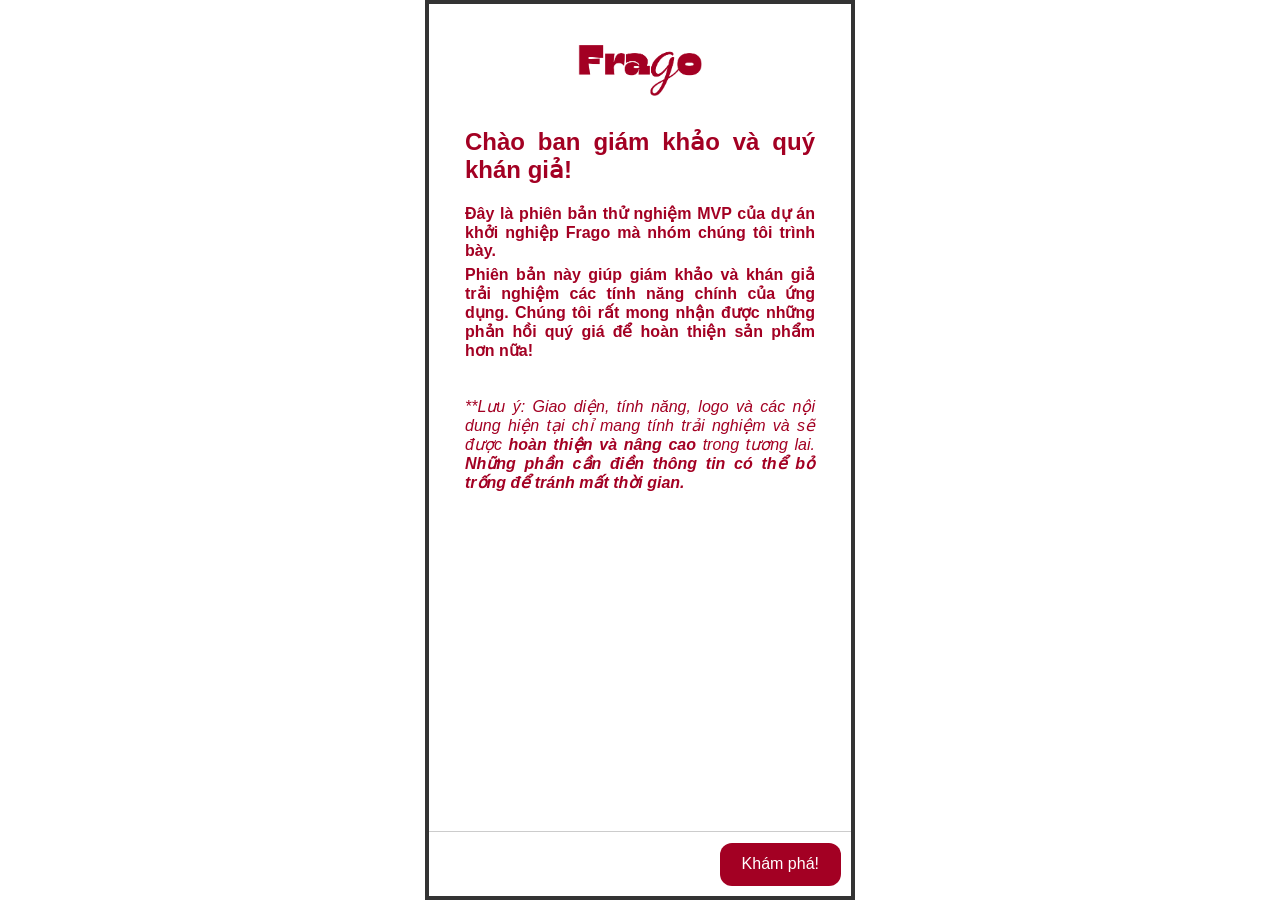
<file: index.html>
<!DOCTYPE html>
<html lang="en">
<head>
  <meta charset="UTF-8">
  <title>Frago - MVP</title>
  <meta name="viewport" content="width=device-width, initial-scale=1.0">
  <link rel="stylesheet" href="style.css">
  <link rel="stylesheet" href="Dock.css">
</head>
<body>
  <div class="content">
    <img src="assets/logo-mini.png" alt="Logo" class="logo-mini">
    <div class="container" style="text-align: justify; background-color: white; color: #A30023;">
      <h2>Chào ban giám khảo và quý khán giả!</h2>
      <h4 style="margin-bottom: 5px; margin-top: 0;">Đây là phiên bản thử nghiệm MVP của dự án khởi nghiệp <strong>Frago</strong> mà nhóm chúng tôi trình bày.</h4>
      <h4 style="margin-top: 0;">Phiên bản này giúp giám khảo và khán giả trải nghiệm các tính năng chính của ứng dụng. Chúng tôi rất mong nhận được những phản hồi quý giá để hoàn thiện sản phẩm hơn nữa!</h4>
      <p><em>**Lưu ý: Giao diện, tính năng, logo và các nội dung hiện tại chỉ mang tính trải nghiệm và sẽ được <strong>hoàn thiện và nâng cao</strong> trong tương lai. <strong>Những phần cần điền thông tin có thể bỏ trống để tránh mất thời gian.</strong></em></p>
    </div>

    <nav class="bottom-nav">
        <div class="formNavPage" style="width: 100%;">
          <button class="back-btn" id="back-btn" onclick="goToPage('back')" style="visibility: hidden">Quay lại</button>
          <button class="next-btn" id="next-btn" onclick="window.location.href = 'form.html'">Khám phá!</button>
        </div>
    </nav>
    </div>
  </div>
</div>
</body>
<script src="script.js"></script>
<script src="text-lib.js"></script>
<script src="Dock.js"></script>
</html>
</file>
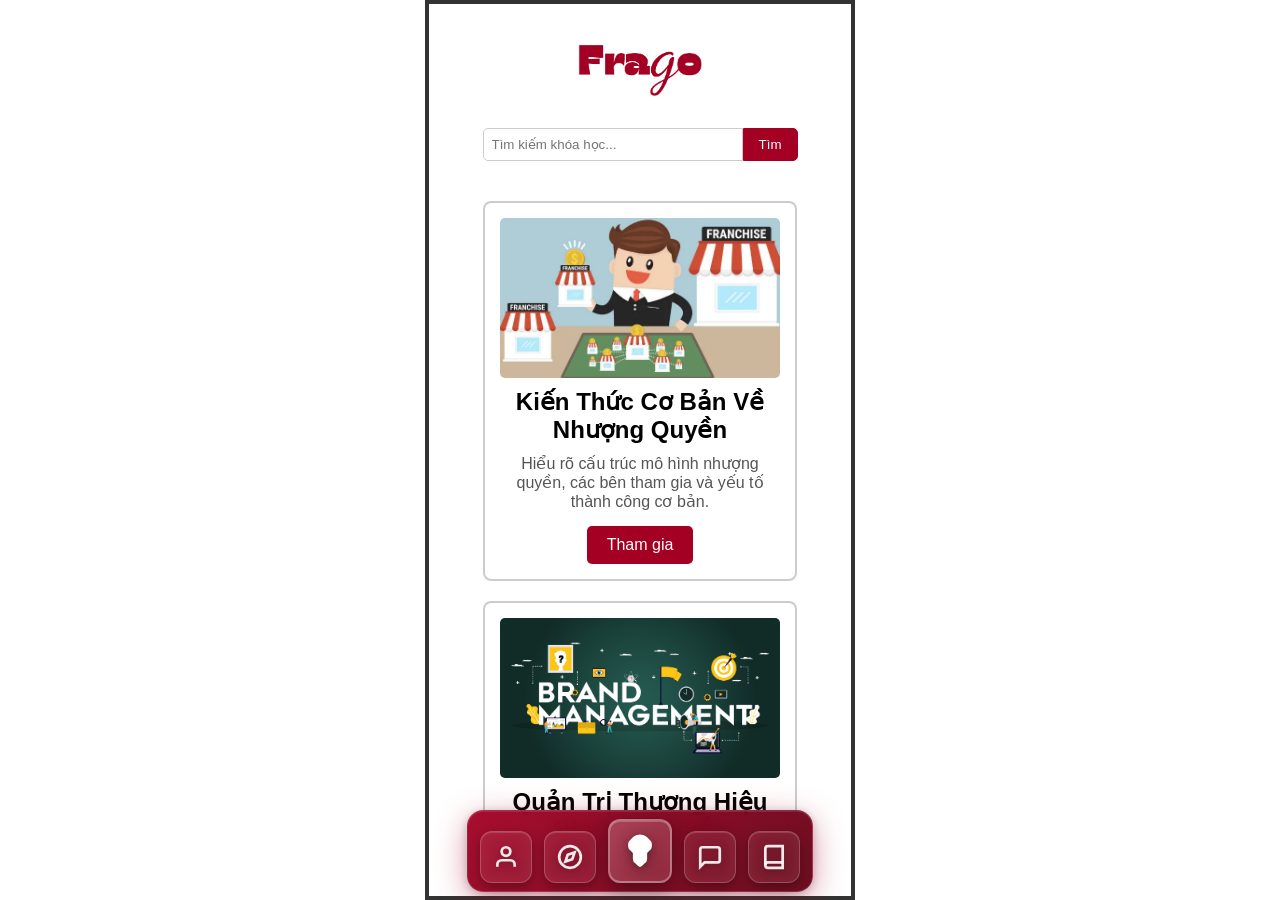
<file: academy.html>
<!DOCTYPE html>
<html lang="en">
<head>
  <meta charset="UTF-8">
  <title>Frago - MVP</title>
  <meta name="viewport" content="width=device-width, initial-scale=1.0">
  <link rel="stylesheet" href="style.css">
  <link rel="stylesheet" href="sectionstyle.css">
  <link rel="stylesheet" href="Dock.css">
</head>
<body>
  <div class="content">
    <img src="assets/logo-mini.png" alt="Logo" class="logo-mini">
    <div class="container">
      <div class="Section-Academy-Container">
        <div class="Section-Academy-List">
            <form class="Section-Academy-SearchBar">
                <input type="text" placeholder="Tìm kiếm khóa học..." class="Section-Academy-SearchInput" />
                <button type="submit" class="Section-Academy-SearchButton">Tìm</button>
            </form>

            <div class="Section-Academy-Box">
                <img src="assets/franchise-illustration.webp" alt="Franchise Fundamentals" class="Section-Academy-Image" />
                <h3>Kiến Thức Cơ Bản Về Nhượng Quyền</h3>
                <p>Hiểu rõ cấu trúc mô hình nhượng quyền, các bên tham gia và yếu tố thành công cơ bản.</p>
                <button class="Section-Academy-EnrollButton">Tham gia</button>
            </div>

            <div class="Section-Academy-Box">
                <img src="assets/Brand-Management.jpg" alt="Brand Management" class="Section-Academy-Image" />
                <h3>Quản Trị Thương Hiệu Nhượng Quyền</h3>
                <p>Xây dựng, truyền thông và duy trì sự nhất quán thương hiệu trong hệ thống nhượng quyền.</p>
                <button class="Section-Academy-EnrollButton">Tham gia</button>
            </div>

            <div class="Section-Academy-Box">
                <img src="assets/Operations.webp" alt="Operations" class="Section-Academy-Image" />
                <h3>Vận Hành Chuỗi Nhượng Quyền</h3>
                <p>Quản lý hoạt động hàng ngày của cửa hàng nhượng quyền, từ quy trình đến kiểm soát chất lượng.</p>
                <button class="Section-Academy-EnrollButton">Tham gia</button>
            </div>

            <div class="Section-Academy-Box">
                <img src="assets/LegalCompliance.png" alt="Legal and Compliance" class="Section-Academy-Image" />
                <h3>Pháp Lý & Hợp Đồng Nhượng Quyền</h3>
                <p>Tìm hiểu hợp đồng nhượng quyền, quyền và nghĩa vụ pháp lý của các bên trong hệ thống.</p>
                <button class="Section-Academy-EnrollButton">Tham gia</button>
            </div>

            <div class="Section-Academy-Box">
                <img src="assets/CommunicationTraining.jpg" alt="Communication & Training" class="Section-Academy-Image" />
                <h3>Giao Tiếp & Đào Tạo Trong Nhượng Quyền</h3>
                <p>Phát triển kỹ năng đào tạo đối tác, truyền thông nội bộ hiệu quả và xây dựng quy trình chuyển giao.</p>
                <button class="Section-Academy-EnrollButton">Tham gia</button>
            </div>
            <div style="visibility: hidden">nothing</div>
            <div style="visibility: hidden">nothing</div>
            <div style="visibility: hidden">nothing</div>
        </div>
    </div>
    </div>
  </div>
  <div class="dock-outer" id="dockOuter">
  <div class="dock-panel" id="dockPanel">
    <div class="dock-item" data-page="profile">
      <a href="profile.html" class="dock-link">
        <div class="dock-icon">
          <svg xmlns="http://www.w3.org/2000/svg" viewBox="0 0 24 24" fill="none" stroke="currentColor" stroke-width="2.5">
            <path d="M20 21v-2a4 4 0 0 0-4-4H8a4 4 0 0 0-4 4v2"></path>
            <circle cx="12" cy="7" r="4"></circle>
          </svg>
        </div>
        <div class="dock-label">Profile</div>
      </a>
    </div>

    <div class="dock-item" data-page="discover">
      <a href="discover.html" class="dock-link">
        <div class="dock-icon">
          <svg xmlns="http://www.w3.org/2000/svg" viewBox="0 0 24 24" fill="none" stroke="currentColor" stroke-width="2.5">
            <circle cx="12" cy="12" r="10"></circle>
            <polygon points="16.24 7.76 14.12 14.12 7.76 16.24 9.88 9.88 16.24 7.76"></polygon>
          </svg>
        </div>
        <div class="dock-label">Khám phá</div>
      </a>
    </div>

    <div class="dock-item dock-item-center" data-page="home">
      <a href="home.html" class="dock-link">
        <div class="dock-icon dock-icon-center">
          <svg xmlns="http://www.w3.org/2000/svg" viewBox="0 0 24 24" fill="currentColor">
            <path d="M12 2C10.5 2 9 2.5 8 3.5L6 5.5C5.5 6 5 6.5 5 7.5V9C5 10 5.5 11 6.5 11.5L8 13V17C8 18 8.5 19 9.5 19.5L11 21C11.5 21.5 12.5 21.5 13 21L14.5 19.5C15.5 19 16 18 16 17V13L17.5 11.5C18.5 11 19 10 19 9V7.5C19 6.5 18.5 6 18 5.5L16 3.5C15 2.5 13.5 2 12 2Z"/>
          </svg>
        </div>
        <div class="dock-label">Frago</div>
      </a>
    </div>

    <div class="dock-item" data-page="chat">
      <a href="chat.html" class="dock-link">
        <div class="dock-icon">
          <svg xmlns="http://www.w3.org/2000/svg" viewBox="0 0 24 24" fill="none" stroke="currentColor" stroke-width="2.5">
            <path d="M21 15a2 2 0 0 1-2 2H7l-4 4V5a2 2 0 0 1 2-2h14a2 2 0 0 1 2 2z"></path>
          </svg>
        </div>
        <div class="dock-label">Chat</div>
      </a>
    </div>

    <div class="dock-item" data-page="academy">
      <a href="academy.html" class="dock-link">
        <div class="dock-icon">
          <svg xmlns="http://www.w3.org/2000/svg" viewBox="0 0 24 24" fill="none" stroke="currentColor" stroke-width="2.5">
            <path d="M4 19.5A2.5 2.5 0 0 1 6.5 17H20"></path>
            <path d="M6.5 2H20v20H6.5A2.5 2.5 0 0 1 4 19.5v-15A2.5 2.5 0 0 1 6.5 2z"></path>
          </svg>
        </div>
        <div class="dock-label">Học tập</div>
      </a>
    </div>
  </div>
</div>
</body>
<script src="script.js"></script>
<script src="Dock.js"></script>
</html>
</file>
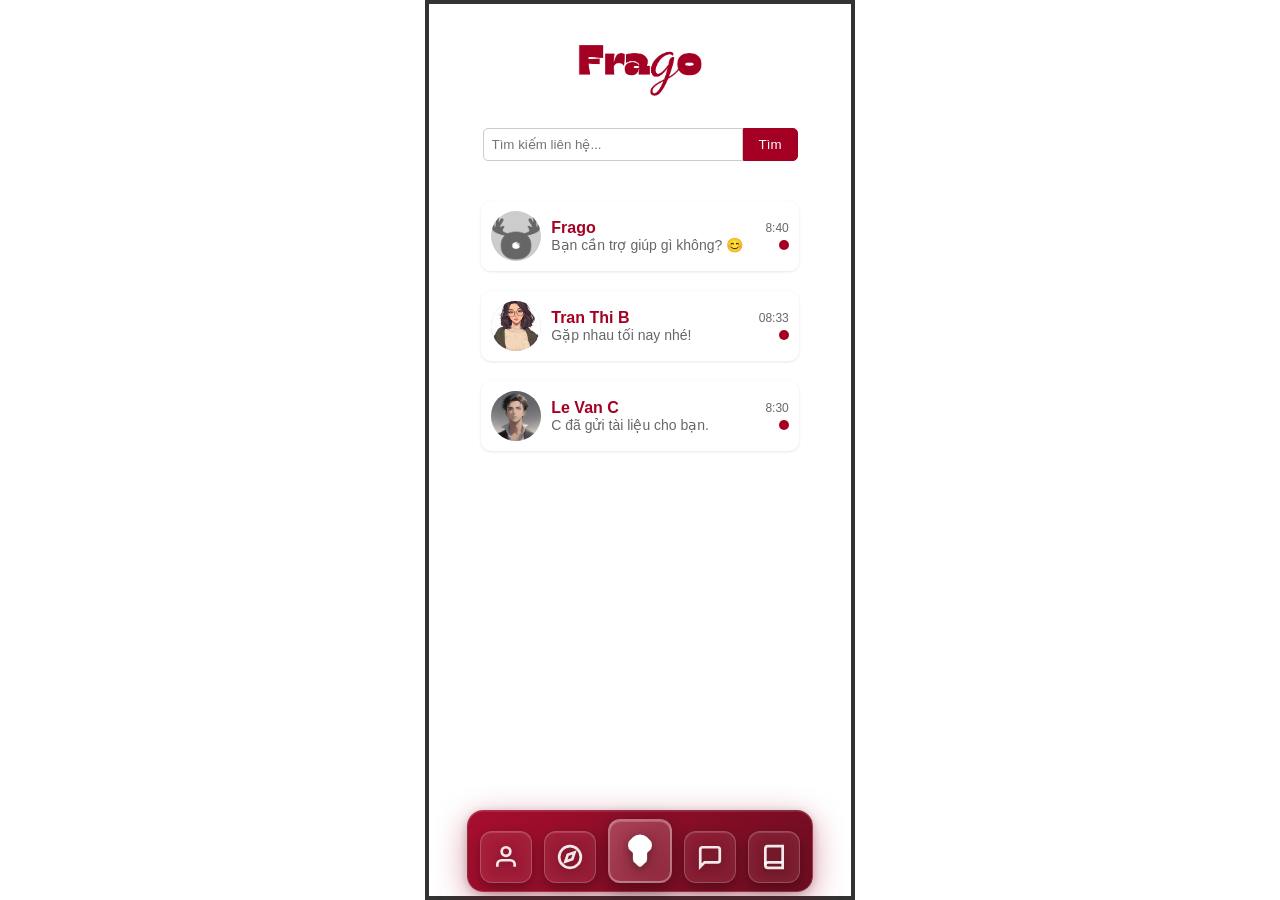
<file: chat.html>
<!DOCTYPE html>
<html lang="en">
<head>
  <meta charset="UTF-8">
  <title>Frago - MVP</title>
  <meta name="viewport" content="width=device-width, initial-scale=1.0">
  <link rel="stylesheet" href="style.css">
  <link rel="stylesheet" href="sectionstyle.css">
  <link rel="stylesheet" href="Dock.css">
</head>
<body>
  <div class="content">
    <img src="assets/logo-mini.png" alt="Logo" class="logo-mini">
    <div class="container">
      <div class="Section-Chat-Container">
        <div class="Section-Chat-List">
          <form class="Section-Chat-SearchBar">
            <input type="text" placeholder="Tìm kiếm liên hệ..." class="Section-Chat-SearchInput" />
            <button type="submit" class="Section-Chat-SearchButton">Tìm</button>
          </form>

          <!-- Contact Item 1 -->
          <div class="Section-Chat-Item">
            <div class="Section-Chat-Avatar">
              <img src="assets/icon_home.png" alt="Avatar Frago"/>
            </div>
            <div class="Section-Chat-Info">
              <div class="Section-Chat-Name">Frago</div>
              <div class="Section-Chat-LastMessage">Bạn cần trợ giúp gì không? 😊</div>
            </div>
            <div class="Section-Chat-Meta">
              <div class="Section-Chat-Timestamp">8:40</div>
              <div class="Section-Chat-UnreadDot"></div>
            </div>
          </div>

          <!-- Contact Item 2 -->
          <div class="Section-Chat-Item">
            <div class="Section-Chat-Avatar">
              <img src="assets/avatar1.jpg" alt="Avatar Tran Thi B"/>
            </div>
            <div class="Section-Chat-Info">
              <div class="Section-Chat-Name">Tran Thi B</div>
              <div class="Section-Chat-LastMessage">Gặp nhau tối nay nhé!</div>
            </div>
            <div class="Section-Chat-Meta">
              <div class="Section-Chat-Timestamp">08:33</div>
              <div class="Section-Chat-UnreadDot"></div>
            </div>
          </div>

          <!-- Contact Item 3 -->
          <div class="Section-Chat-Item">
            <div class="Section-Chat-Avatar">
              <img src="assets/avatar2.webp" alt="Avatar Le Van C"/>
            </div>
            <div class="Section-Chat-Info">
              <div class="Section-Chat-Name">Le Van C</div>
              <div class="Section-Chat-LastMessage">C đã gửi tài liệu cho bạn.</div>
            </div>
            <div class="Section-Chat-Meta">
              <div class="Section-Chat-Timestamp">8:30</div>
              <div class="Section-Chat-UnreadDot"></div>
            </div>
          </div>
        </div>
      </div>
    </div>
  </div>
  <div class="dock-outer" id="dockOuter">
  <div class="dock-panel" id="dockPanel">
    <div class="dock-item" data-page="profile">
      <a href="profile.html" class="dock-link">
        <div class="dock-icon">
          <svg xmlns="http://www.w3.org/2000/svg" viewBox="0 0 24 24" fill="none" stroke="currentColor" stroke-width="2.5">
            <path d="M20 21v-2a4 4 0 0 0-4-4H8a4 4 0 0 0-4 4v2"></path>
            <circle cx="12" cy="7" r="4"></circle>
          </svg>
        </div>
        <div class="dock-label">Profile</div>
      </a>
    </div>

    <div class="dock-item" data-page="discover">
      <a href="discover.html" class="dock-link">
        <div class="dock-icon">
          <svg xmlns="http://www.w3.org/2000/svg" viewBox="0 0 24 24" fill="none" stroke="currentColor" stroke-width="2.5">
            <circle cx="12" cy="12" r="10"></circle>
            <polygon points="16.24 7.76 14.12 14.12 7.76 16.24 9.88 9.88 16.24 7.76"></polygon>
          </svg>
        </div>
        <div class="dock-label">Khám phá</div>
      </a>
    </div>

    <div class="dock-item dock-item-center" data-page="home">
      <a href="home.html" class="dock-link">
        <div class="dock-icon dock-icon-center">
          <svg xmlns="http://www.w3.org/2000/svg" viewBox="0 0 24 24" fill="currentColor">
            <path d="M12 2C10.5 2 9 2.5 8 3.5L6 5.5C5.5 6 5 6.5 5 7.5V9C5 10 5.5 11 6.5 11.5L8 13V17C8 18 8.5 19 9.5 19.5L11 21C11.5 21.5 12.5 21.5 13 21L14.5 19.5C15.5 19 16 18 16 17V13L17.5 11.5C18.5 11 19 10 19 9V7.5C19 6.5 18.5 6 18 5.5L16 3.5C15 2.5 13.5 2 12 2Z"/>
          </svg>
        </div>
        <div class="dock-label">Frago</div>
      </a>
    </div>

    <div class="dock-item" data-page="chat">
      <a href="chat.html" class="dock-link">
        <div class="dock-icon">
          <svg xmlns="http://www.w3.org/2000/svg" viewBox="0 0 24 24" fill="none" stroke="currentColor" stroke-width="2.5">
            <path d="M21 15a2 2 0 0 1-2 2H7l-4 4V5a2 2 0 0 1 2-2h14a2 2 0 0 1 2 2z"></path>
          </svg>
        </div>
        <div class="dock-label">Chat</div>
      </a>
    </div>

    <div class="dock-item" data-page="academy">
      <a href="academy.html" class="dock-link">
        <div class="dock-icon">
          <svg xmlns="http://www.w3.org/2000/svg" viewBox="0 0 24 24" fill="none" stroke="currentColor" stroke-width="2.5">
            <path d="M4 19.5A2.5 2.5 0 0 1 6.5 17H20"></path>
            <path d="M6.5 2H20v20H6.5A2.5 2.5 0 0 1 4 19.5v-15A2.5 2.5 0 0 1 6.5 2z"></path>
          </svg>
        </div>
        <div class="dock-label">Học tập</div>
      </a>
    </div>
  </div>
</div>
</body>
<script src="script.js"></script>
<script src="Dock.js"></script>
</html>
</file>
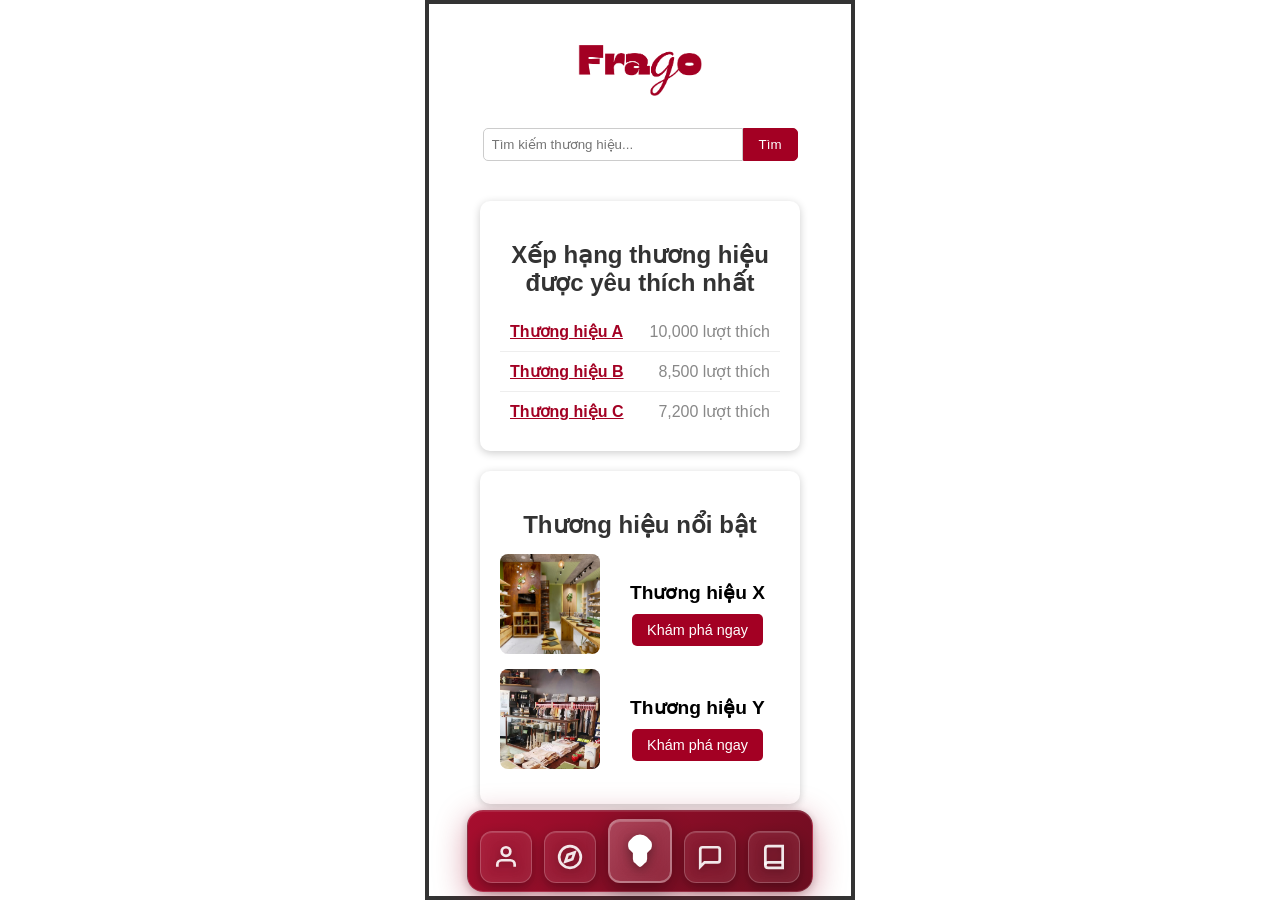
<file: discover.html>
<!DOCTYPE html>
<html lang="en">
<head>
  <meta charset="UTF-8">
  <title>Frago - MVP</title>
  <meta name="viewport" content="width=device-width, initial-scale=1.0">
  <link rel="stylesheet" href="style.css">
  <link rel="stylesheet" href="sectionstyle.css">
  <link rel="stylesheet" href="Dock.css">
</head>
<body>
  <div class="content">
    <img src="assets/logo-mini.png" alt="Logo" class="logo-mini">
    <div class="container">
      <div class="Section-Discover-Container">
        <div class="Section-Discover-List">
          <form class="Section-Discover-SearchBar">
            <input type="text" placeholder="Tìm kiếm thương hiệu..." class="Section-Discover-SearchInput" />
            <button type="submit" class="Section-Discover-SearchButton">Tìm</button>
          </form>

          <!-- Most Liked Brands Section -->
          <div class="Section-Discover-RankingContainer">
            <h2>Xếp hạng thương hiệu được yêu thích nhất</h2>
            <ul class="Section-Discover-RankingList">
              <li class="Section-Discover-RankingItem">
                <a class="Section-Discover-BrandName" href="#">Thương hiệu A</a>
                <span class="Section-Discover-LikeCount">10,000 lượt thích</span>
              </li>
              <li class="Section-Discover-RankingItem">
                <a class="Section-Discover-BrandName" href="#">Thương hiệu B</a>
                <span class="Section-Discover-LikeCount">8,500 lượt thích</span>
              </li>
              <li class="Section-Discover-RankingItem">
                <a class="Section-Discover-BrandName" href="#">Thương hiệu C</a>
                <span class="Section-Discover-LikeCount">7,200 lượt thích</span>
              </li>
            </ul>
          </div>

          <!-- Recommended Brand Section -->
          <div class="Section-Discover-RecommendContainer">
            <h2>Thương hiệu nổi bật</h2>
            <div class="Section-Discover-RecommendCard">
              <img src="assets/user5.jpg" alt="Thương hiệu đề xuất" class="Section-Discover-RecommendImage" />
              <div class="Section-Discover-RecommendInfo">
                <h3>Thương hiệu X</h3>
                <button class="Section-Discover-ExploreButton">Khám phá ngay</button>
              </div>
            </div>
            <div class="Section-Discover-RecommendCard">
              <img src="assets/user6.jpg" alt="Thương hiệu đề xuất" class="Section-Discover-RecommendImage" />
              <div class="Section-Discover-RecommendInfo">
                <h3>Thương hiệu Y</h3>
                <button class="Section-Discover-ExploreButton">Khám phá ngay</button>
              </div>
            </div>
          </div>
          <div style="visibility: hidden">nothing</div>
          <div style="visibility: hidden">nothing</div>
        </div>
      </div>
    </div>
  </div>  
  <div class="dock-outer" id="dockOuter">
  <div class="dock-panel" id="dockPanel">
    <div class="dock-item" data-page="profile">
      <a href="profile.html" class="dock-link">
        <div class="dock-icon">
          <svg xmlns="http://www.w3.org/2000/svg" viewBox="0 0 24 24" fill="none" stroke="currentColor" stroke-width="2.5">
            <path d="M20 21v-2a4 4 0 0 0-4-4H8a4 4 0 0 0-4 4v2"></path>
            <circle cx="12" cy="7" r="4"></circle>
          </svg>
        </div>
        <div class="dock-label">Profile</div>
      </a>
    </div>

    <div class="dock-item" data-page="discover">
      <a href="discover.html" class="dock-link">
        <div class="dock-icon">
          <svg xmlns="http://www.w3.org/2000/svg" viewBox="0 0 24 24" fill="none" stroke="currentColor" stroke-width="2.5">
            <circle cx="12" cy="12" r="10"></circle>
            <polygon points="16.24 7.76 14.12 14.12 7.76 16.24 9.88 9.88 16.24 7.76"></polygon>
          </svg>
        </div>
        <div class="dock-label">Khám phá</div>
      </a>
    </div>

    <div class="dock-item dock-item-center" data-page="home">
      <a href="home.html" class="dock-link">
        <div class="dock-icon dock-icon-center">
          <svg xmlns="http://www.w3.org/2000/svg" viewBox="0 0 24 24" fill="currentColor">
            <path d="M12 2C10.5 2 9 2.5 8 3.5L6 5.5C5.5 6 5 6.5 5 7.5V9C5 10 5.5 11 6.5 11.5L8 13V17C8 18 8.5 19 9.5 19.5L11 21C11.5 21.5 12.5 21.5 13 21L14.5 19.5C15.5 19 16 18 16 17V13L17.5 11.5C18.5 11 19 10 19 9V7.5C19 6.5 18.5 6 18 5.5L16 3.5C15 2.5 13.5 2 12 2Z"/>
          </svg>
        </div>
        <div class="dock-label">Frago</div>
      </a>
    </div>

    <div class="dock-item" data-page="chat">
      <a href="chat.html" class="dock-link">
        <div class="dock-icon">
          <svg xmlns="http://www.w3.org/2000/svg" viewBox="0 0 24 24" fill="none" stroke="currentColor" stroke-width="2.5">
            <path d="M21 15a2 2 0 0 1-2 2H7l-4 4V5a2 2 0 0 1 2-2h14a2 2 0 0 1 2 2z"></path>
          </svg>
        </div>
        <div class="dock-label">Chat</div>
      </a>
    </div>

    <div class="dock-item" data-page="academy">
      <a href="academy.html" class="dock-link">
        <div class="dock-icon">
          <svg xmlns="http://www.w3.org/2000/svg" viewBox="0 0 24 24" fill="none" stroke="currentColor" stroke-width="2.5">
            <path d="M4 19.5A2.5 2.5 0 0 1 6.5 17H20"></path>
            <path d="M6.5 2H20v20H6.5A2.5 2.5 0 0 1 4 19.5v-15A2.5 2.5 0 0 1 6.5 2z"></path>
          </svg>
        </div>
        <div class="dock-label">Học tập</div>
      </a>
    </div>
  </div>
</div>
</body>
<script src="script.js"></script>
<script src="Dock.js"></script>
</html>
</file>
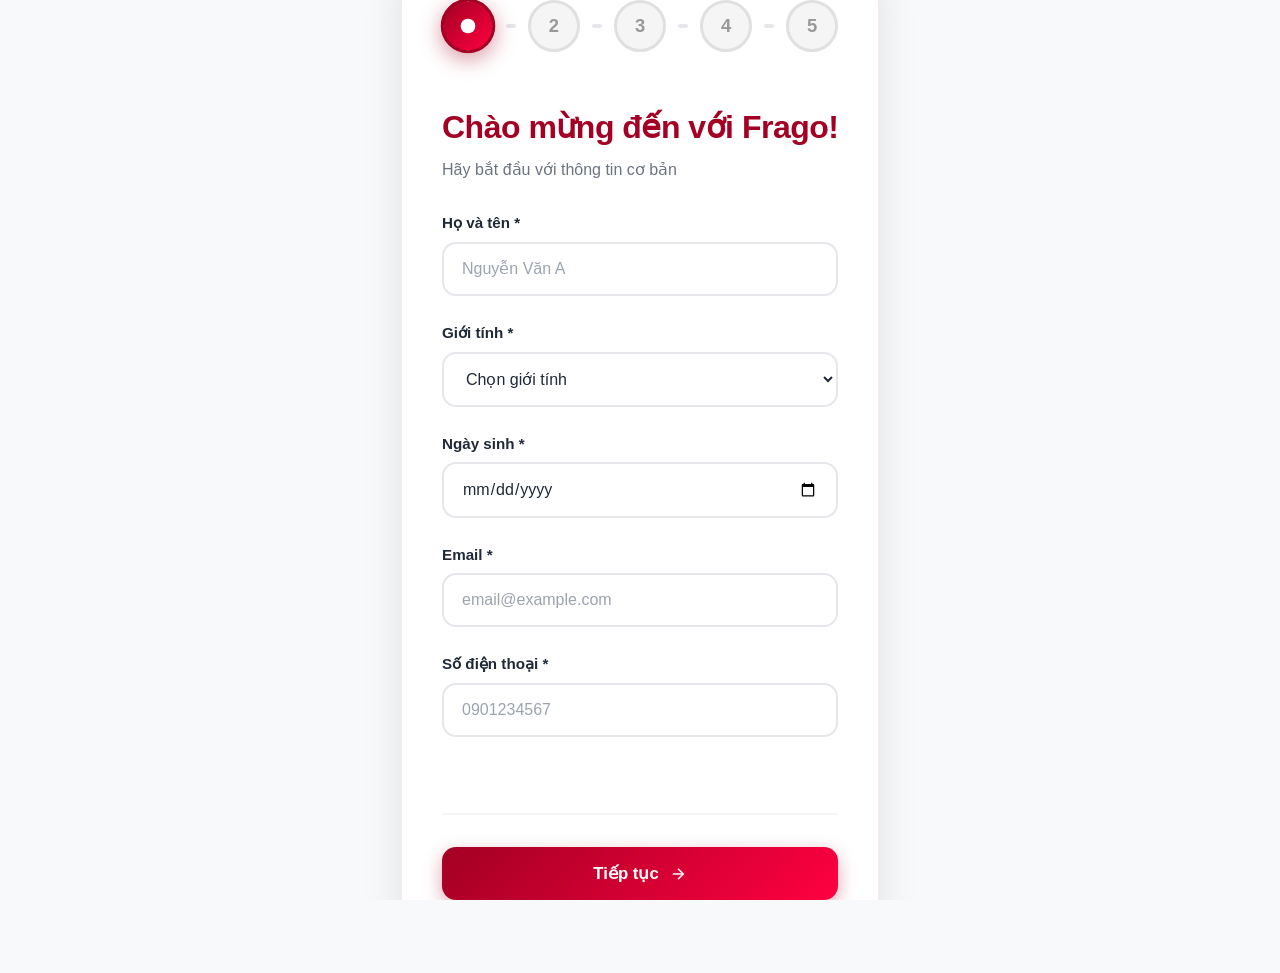
<file: form.html>
<!DOCTYPE html>
<html lang="vi">
<head>
  <meta charset="UTF-8">
  <meta name="viewport" content="width=device-width, initial-scale=1.0">
  <title>Frago - Đăng ký</title>
  <link rel="stylesheet" href="style.css">
  <link rel="stylesheet" href="Stepper.css">
  <link rel="stylesheet" href="Dock.css">
</head>
<body>
  <div class="outer-container">
    <div class="step-circle-container">
      <!-- Step Indicators -->
      <div class="step-indicator-row" id="stepIndicatorRow">
        <!-- Indicators will be generated by JS -->
      </div>

      <!-- Step Content -->
      <div class="step-content-wrapper" id="stepContentWrapper">
        <div class="step-content-default" id="stepContent">
          
          <!-- Step 1: Thông tin cá nhân -->
          <div class="step-item active" data-step="1">
            <div class="step-default">
              <h2>Chào mừng đến với Frago!</h2>
              <p class="step-description">Hãy bắt đầu với thông tin cơ bản</p>
              
              <div class="form-group">
                <label for="fullName">Họ và tên *</label>
                <input type="text" id="fullName" placeholder="Nguyễn Văn A" required>
              </div>

              <div class="form-group">
                <label for="gender">Giới tính *</label>
                <select id="gender" required>
                  <option value="">Chọn giới tính</option>
                  <option value="male">Nam</option>
                  <option value="female">Nữ</option>
                  <option value="other">Khác</option>
                </select>
              </div>

              <div class="form-group">
                <label for="birthday">Ngày sinh *</label>
                <input type="date" id="birthday" required>
              </div>

              <div class="form-group">
                <label for="email">Email *</label>
                <input type="email" id="email" placeholder="email@example.com" required>
              </div>

              <div class="form-group">
                <label for="phone">Số điện thoại *</label>
                <input type="tel" id="phone" placeholder="0901234567" required>
              </div>
            </div>
          </div>

          <!-- Step 2: Vai trò -->
          <div class="step-item" data-step="2">
            <div class="step-default">
              <h2>Bạn là ai?</h2>
              <p class="step-description">Chọn vai trò phù hợp với bạn</p>

              <div class="option-cards">
                <div class="option-card" data-value="0" data-field="userType">
                  <div class="option-icon">
                    <svg xmlns="http://www.w3.org/2000/svg" viewBox="0 0 24 24" fill="none" stroke="currentColor" stroke-width="2">
                      <path d="M16 21v-2a4 4 0 0 0-4-4H5a4 4 0 0 0-4 4v2"></path>
                      <circle cx="8.5" cy="7" r="4"></circle>
                      <line x1="20" y1="8" x2="20" y2="14"></line>
                      <line x1="23" y1="11" x2="17" y2="11"></line>
                    </svg>
                  </div>
                  <h3>Tìm kiếm franchise</h3>
                  <p>Tôi muốn tìm cơ hội nhượng quyền</p>
                </div>

                <div class="option-card" data-value="1" data-field="userType">
                  <div class="option-icon">
                    <svg xmlns="http://www.w3.org/2000/svg" viewBox="0 0 24 24" fill="none" stroke="currentColor" stroke-width="2">
                      <rect x="3" y="3" width="7" height="7"></rect>
                      <rect x="14" y="3" width="7" height="7"></rect>
                      <rect x="14" y="14" width="7" height="7"></rect>
                      <rect x="3" y="14" width="7" height="7"></rect>
                    </svg>
                  </div>
                  <h3>Nhà cung cấp franchise</h3>
                  <p>Tôi muốn nhượng quyền thương hiệu</p>
                </div>
              </div>
            </div>
          </div>

          <!-- Step 3: Ngân sách -->
          <div class="step-item" data-step="3">
            <div class="step-default">
              <h2>Ngân sách đầu tư?</h2>
              <p class="step-description">Chọn mức vốn bạn sẵn sàng đầu tư</p>

              <div class="option-list">
                <div class="option-item" data-value="100-300" data-field="budget">
                  <span class="option-label">100 - 300 triệu VNĐ</span>
                  <span class="option-check">✓</span>
                </div>
                <div class="option-item" data-value="300-500" data-field="budget">
                  <span class="option-label">300 - 500 triệu VNĐ</span>
                  <span class="option-check">✓</span>
                </div>
                <div class="option-item" data-value="500-1000" data-field="budget">
                  <span class="option-label">500 triệu - 1 tỷ VNĐ</span>
                  <span class="option-check">✓</span>
                </div>
                <div class="option-item" data-value="1000+" data-field="budget">
                  <span class="option-label">Trên 1 tỷ VNĐ</span>
                  <span class="option-check">✓</span>
                </div>
              </div>
            </div>
          </div>

          <!-- Step 4: Ngành nghề -->
          <div class="step-item" data-step="4">
            <div class="step-default">
              <h2>Ngành nghề quan tâm?</h2>
              <p class="step-description">Chọn một hoặc nhiều ngành</p>

              <div class="multi-select-options">
                <div class="multi-option" data-value="food" data-field="industries">
                  <span class="multi-icon">🍔</span>
                  <span class="multi-label">Thực phẩm & Đồ uống</span>
                </div>
                <div class="multi-option" data-value="retail" data-field="industries">
                  <span class="multi-icon">🛍️</span>
                  <span class="multi-label">Bán lẻ</span>
                </div>
                <div class="multi-option" data-value="education" data-field="industries">
                  <span class="multi-icon">📚</span>
                  <span class="multi-label">Giáo dục</span>
                </div>
                <div class="multi-option" data-value="beauty" data-field="industries">
                  <span class="multi-icon">💅</span>
                  <span class="multi-label">Làm đẹp</span>
                </div>
                <div class="multi-option" data-value="fitness" data-field="industries">
                  <span class="multi-icon">💪</span>
                  <span class="multi-label">Thể thao</span>
                </div>
                <div class="multi-option" data-value="tech" data-field="industries">
                  <span class="multi-icon">💻</span>
                  <span class="multi-label">Công nghệ</span>
                </div>
              </div>
            </div>
          </div>

          <!-- Step 5: Hoàn thành -->
          <div class="step-item" data-step="5">
            <div class="step-default step-final">
              <div class="success-animation">
                <svg class="checkmark" xmlns="http://www.w3.org/2000/svg" viewBox="0 0 52 52">
                  <circle class="checkmark-circle" cx="26" cy="26" r="25" fill="none"/>
                  <path class="checkmark-check" fill="none" d="M14.1 27.2l7.1 7.2 16.7-16.8"/>
                </svg>
              </div>
              <h2>Hoàn thành!</h2>
              <p class="step-description">Thông tin đã được lưu. Bạn sẵn sàng khám phá!</p>
              <button class="btn-complete" onclick="completeRegistration()">Bắt đầu khám phá</button>
            </div>
          </div>

        </div>
      </div>

      <!-- Footer Navigation -->
      <div class="footer-container" id="footerContainer">
        <div class="footer-nav" id="footerNav">
          <button class="back-button" id="backButton" style="display: none;">
            <svg xmlns="http://www.w3.org/2000/svg" viewBox="0 0 24 24" fill="none" stroke="currentColor" stroke-width="2" width="18" height="18">
              <line x1="19" y1="12" x2="5" y2="12"></line>
              <polyline points="12 19 5 12 12 5"></polyline>
            </svg>
            Quay lại
          </button>
          <button class="next-button" id="nextButton">
            Tiếp tục
            <svg xmlns="http://www.w3.org/2000/svg" viewBox="0 0 24 24" fill="none" stroke="currentColor" stroke-width="2" width="18" height="18">
              <line x1="5" y1="12" x2="19" y2="12"></line>
              <polyline points="12 5 19 12 12 19"></polyline>
            </svg>
          </button>
<div class="footer-container" id="footerContainer" style="display: none;">
  <div class="footer-nav" id="footerNav">
    <button class="back-button" id="backButton" style="display: none;">
      Quay lại
    </button>
    <button class="next-button" id="nextButton">
      Tiếp tục
    </button>
  </div>
</div>
        </div>
      </div>
    </div>
  </div>
  <script src="Stepper.js"></script>
</body>
</html>
</file>
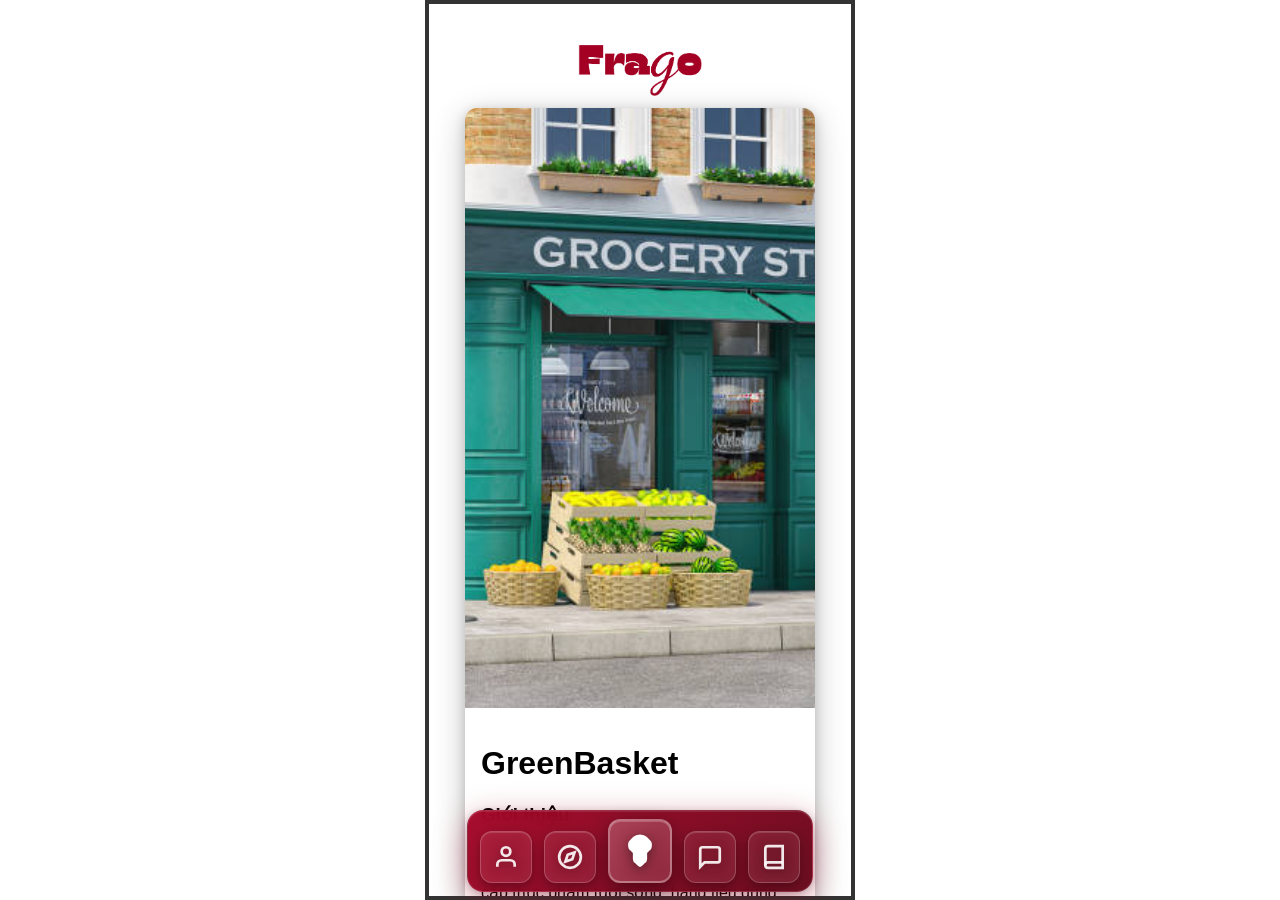
<file: home.html>
<!DOCTYPE html>
<html lang="en">
<head>
  <meta charset="UTF-8">
  <title>Frago - MVP</title>
  <meta name="viewport" content="width=device-width, initial-scale=1.0">
  <link rel="stylesheet" href="style.css">
  <link rel="stylesheet" href="sectionstyle.css">
  <link rel="stylesheet" href="Dock.css">
</head>
<body>
  <div id="homeForUser" class="content hidden">
    <img src="assets/logo-mini.png" alt="Logo" class="logo-mini">
    <div class="container">
      <div class="profile">
        <div class="card">
          <div class="image-container">
            <img src="assets/user1.jpg" alt="User 1" />
          </div>
          <div class="card-info">
            <h1>GreenBasket</h1>

              <h3>Giới thiệu</h3>
              <p>
                GreenBasket là thương hiệu cửa hàng tạp hóa hiện đại ra đời năm 2020, 
                chuyên cung cấp thực phẩm tươi sống, hàng tiêu dùng, đồ uống và nhu yếu phẩm hàng ngày. 
                Chúng tôi hướng tới mang lại sự tiện lợi, chất lượng cao cấp và giá cả hợp lý cho mọi gia đình Việt.
              </p>

              <h3>Tổng quan nhượng quyền</h3>
              <p>
                Hệ thống nhượng quyền GreenBasket đã phát triển với hơn 180 cửa hàng tại các thành phố và thị trấn trên khắp Việt Nam. 
                Chúng tôi cung cấp mô hình kinh doanh tối ưu, hỗ trợ đào tạo nhân viên bán hàng 
                và chiến lược tiếp thị sáng tạo để đảm bảo sự phát triển bền vững cho đối tác.
              </p>

              <h3>Sản phẩm & Dịch vụ</h3>
              <p>
                GreenBasket cung cấp đa dạng sản phẩm như rau củ quả hữu cơ, thịt cá tươi, 
                thực phẩm đóng gói, đồ uống và sản phẩm chăm sóc cá nhân. 
                Dịch vụ mua sắm tại cửa hàng kết hợp với giao hàng nhanh trong khu vực giúp đáp ứng tối đa nhu cầu của khách hàng.
              </p>

              <h3>Tầm nhìn & Sứ mệnh</h3>
              <p>
                Tầm nhìn của GreenBasket là trở thành chuỗi cửa hàng tạp hóa hàng đầu Việt Nam, 
                dẫn đầu về chất lượng và sự tiện lợi. 
                Sứ mệnh của chúng tôi là mang đến trải nghiệm mua sắm an tâm, lành mạnh cho khách hàng 
                và cơ hội kinh doanh hiệu quả cho đối tác nhượng quyền.
              </p>
              <div style="visibility: hidden">nothing</div>
              <div style="visibility: hidden">nothing</div>
              <div style="visibility: hidden">nothing</div>
          </div>
        </div>
      </div>

      <div class="profile hidden">
        <div class="card">
          <div class="image-container">
            <img src="assets/user2.jpg" alt="User 2" />
          </div>
          <div class="card-info">
            <h1>MiniMart24</h1>

              <h3>Giới thiệu</h3>
              <p>
                MiniMart24 là thương hiệu cửa hàng tiện lợi hiện đại ra đời năm 2020, 
                chuyên cung cấp thực phẩm tươi, đồ uống, nhu yếu phẩm hàng ngày và đồ ăn nhanh suốt 24/7. 
                Chúng tôi hướng tới mang lại sự tiện lợi vượt trội, giá cả phải chăng và chất lượng đáng tin cậy cho khách hàng ở khu vực thành thị và ngoại ô.
              </p>

              <h3>Tổng quan nhượng quyền</h3>
              <p>
                Hệ thống nhượng quyền MiniMart24 đã phát triển với hơn 150 cửa hàng tại các thành phố lớn và thị trấn trên khắp Việt Nam. 
                Chúng tôi cung cấp quy trình vận hành tiêu chuẩn, chương trình đào tạo nhân viên toàn diện 
                và chiến lược tiếp thị sáng tạo để đảm bảo sự phát triển bền vững cho các đối tác.
              </p>

              <h3>Sản phẩm & Dịch vụ</h3>
              <p>
                MiniMart24 cung cấp đa dạng sản phẩm bao gồm bánh mì tươi, bữa ăn sẵn, đồ uống, 
                sản phẩm chăm sóc cá nhân và nhu yếu phẩm gia đình. 
                Dịch vụ mua sắm tại cửa hàng 24/7 được bổ sung bởi dịch vụ giao hàng nhanh trong khu vực để đáp ứng tối đa nhu cầu khách hàng.
              </p>

              <h3>Tầm nhìn & Sứ mệnh</h3>
              <p>
                Tầm nhìn của chúng tôi là trở thành chuỗi cửa hàng tiện lợi 24/7 hàng đầu tại Việt Nam, mang lại sự tiện lợi vượt trội. 
                Sứ mệnh của MiniMart24 là cung cấp sự hài lòng và tiện nghi cho khách hàng, 
                đồng thời tạo ra cơ hội kinh doanh sinh lời cho các đối tác nhượng quyền.
              </p>
              <div style="visibility: hidden">nothing</div>
              <div style="visibility: hidden">nothing</div>
              <div style="visibility: hidden">nothing</div>
          </div>
        </div>
      </div>

      <div class="profile hidden">
        <div class="card">
          <div class="image-container">
            <img src="assets/user3.jpg" alt="User 3" />
          </div>
          <div class="card-info">
            <h1>LadyWear</h1>
              <h3>Giới thiệu</h3>
              <p>
                LadyWear là thương hiệu thời trang nữ được thành lập vào năm 2021, 
                chuyên cung cấp các bộ sưu tập quần áo, phụ kiện và giày dép dành riêng cho phái đẹp. 
                Chúng tôi mang đến những thiết kế tinh tế, hiện đại và phù hợp với mọi phong cách, 
                giúp phụ nữ tự tin tỏa sáng trong mọi hoàn cảnh.
              </p>

              <h3>Tổng quan nhượng quyền</h3>
              <p>
                Hệ thống nhượng quyền LadyWear đã mở rộng với hơn 100 cửa hàng tại các thành phố lớn và khu vực phát triển trên khắp Việt Nam. 
                Chúng tôi cung cấp mô hình kinh doanh tối ưu, hỗ trợ đào tạo nhân viên bán hàng 
                và chiến lược quảng bá thương hiệu để đảm bảo thành công lâu dài cho đối tác.
              </p>

              <h3>Sản phẩm & Dịch vụ</h3>
              <p>
                LadyWear cung cấp đa dạng sản phẩm thời trang như váy áo, quần jeans, áo sơ mi, 
                phụ kiện thời trang (túi xách, trang sức) và giày dép thời thượng. 
                Dịch vụ tư vấn phong cách tại cửa hàng cùng nền tảng mua sắm trực tuyến giúp khách hàng dễ dàng tìm thấy sản phẩm ưng ý.
              </p>

              <h3>Tầm nhìn & Sứ mệnh</h3>
              <p>
                Tầm nhìn của LadyWear là trở thành thương hiệu thời trang nữ hàng đầu Việt Nam, 
                tiên phong trong việc định hình phong cách hiện đại. 
                Sứ mệnh của chúng tôi là truyền cảm hứng cho phụ nữ tự tin thể hiện cá tính 
                và mang lại cơ hội kinh doanh bền vững cho các đối tác nhượng quyền.
              </p>
              <div style="visibility: hidden">nothing</div>
              <div style="visibility: hidden">nothing</div>
              <div style="visibility: hidden">nothing</div>
          </div>
        </div>
      </div>

      <div class="profile hidden">
        <div class="card">
          <div class="image-container">
            <img src="assets/user4.jpg" alt="User 4" />
          </div>
          <div class="card-info">
            <h1>Mini Store</h1>
              <h3>Giới thiệu</h3>
              <p>
                Mini Store là thương hiệu cửa hàng lưu niệm ra đời năm 2022, 
                chuyên cung cấp các sản phẩm quà tặng độc đáo, đồ trang trí và vật phẩm lưu niệm mang đậm dấu ấn văn hóa. 
                Chúng tôi hướng tới việc mang lại niềm vui và sự kết nối qua những món quà ý nghĩa cho mọi dịp đặc biệt.
              </p>

              <h3>Tổng quan nhượng quyền</h3>
              <p>
                Hệ thống nhượng quyền Mini Store đã phát triển với hơn 80 cửa hàng tại các điểm du lịch và trung tâm thành phố trên khắp Việt Nam. 
                Chúng tôi cung cấp mô hình kinh doanh linh hoạt, hỗ trợ đào tạo nhân viên 
                và chiến lược tiếp thị sáng tạo để giúp đối tác tối ưu hóa lợi nhuận.
              </p>

              <h3>Sản phẩm & Dịch vụ</h3>
              <p>
                Mini Store cung cấp đa dạng sản phẩm như quà lưu niệm thủ công, đồ trang trí nhà cửa, 
                bưu thiếp, đồ chơi nhỏ và phụ kiện mang phong cách Việt Nam. 
                Dịch vụ gói quà miễn phí tại cửa hàng và giao hàng trực tuyến giúp khách hàng dễ dàng chọn lựa món quà hoàn hảo.
              </p>

              <h3>Tầm nhìn & Sứ mệnh</h3>
              <p>
                Tầm nhìn của Mini Store là trở thành chuỗi cửa hàng lưu niệm được yêu thích nhất tại Việt Nam, 
                lan tỏa giá trị văn hóa qua từng sản phẩm. 
                Sứ mệnh của chúng tôi là mang đến những món quà ý nghĩa, tạo nên kỷ niệm đẹp cho khách hàng 
                và cơ hội kinh doanh hấp dẫn cho đối tác nhượng quyền.
              </p>
              <div style="visibility: hidden">nothing</div>
              <div style="visibility: hidden">nothing</div>
              <div style="visibility: hidden">nothing</div>
          </div>
        </div>
      </div>

      <div class="profile hidden">
        <div class="card">
          <div class="image-container">
            <img src="assets/user5.jpg" alt="User 5" />
          </div>
          <div class="card-info">
            <h1>CozyHome</h1>
              <h3>Giới thiệu</h3>
              <p>
                CozyHome là thương hiệu cửa hàng nội thất được thành lập vào năm 2019, 
                chuyên cung cấp các sản phẩm nội thất hiện đại, đồ trang trí nhà cửa và giải pháp thiết kế không gian sống. 
                Chúng tôi cam kết mang đến sự thoải mái, thẩm mỹ và tiện nghi cho mọi ngôi nhà.
              </p>
              <h3>Tổng quan nhượng quyền</h3>
              <p>
                Hệ thống nhượng quyền CozyHome đã mở rộng với hơn 120 cửa hàng tại các thành phố lớn và khu đô thị trên khắp Việt Nam. 
                Chúng tôi cung cấp quy trình vận hành chuyên nghiệp, hỗ trợ đào tạo đội ngũ nhân viên 
                và chiến lược tiếp thị đồng bộ để đảm bảo thành công bền vững cho các đối tác.
              </p>
              <h3>Sản phẩm & Dịch vụ</h3>
              <p>
                CozyHome cung cấp đa dạng sản phẩm như bàn ghế, giường tủ, sofa, 
                đồ trang trí (đèn, tranh, thảm) và phụ kiện nội thất cao cấp. 
                Dịch vụ tư vấn thiết kế nội thất tại cửa hàng kết hợp với đặt hàng trực tuyến giúp khách hàng dễ dàng tạo nên không gian sống lý tưởng.
              </p>
              <h3>Tầm nhìn & Sứ mệnh</h3>
              <p>
                Tầm nhìn của CozyHome là trở thành thương hiệu nội thất hàng đầu Việt Nam, 
                tiên phong trong việc định hình phong cách sống hiện đại và tinh tế. 
                Sứ mệnh của chúng tôi là mang đến những sản phẩm chất lượng, giúp khách hàng xây dựng tổ ấm hoàn hảo 
                và tạo cơ hội kinh doanh sinh lời cho đối tác nhượng quyền.
              </p>
              <div style="visibility: hidden">nothing</div>
              <div style="visibility: hidden">nothing</div>
              <div style="visibility: hidden">nothing</div>
          </div>
        </div>
      </div>

      <div class="profile hidden">
        <div class="card">
          <div class="image-container">
            <img src="assets/user6.jpg" alt="User 6" />
          </div>
          <div class="card-info">
            <h1>LifeEssentials</h1>

              <h3>Giới thiệu</h3>
              <p>
                LifeEssentials là thương hiệu cửa hàng đa dụng được thành lập vào năm 2021, 
                chuyên cung cấp quần áo thời trang, sách vở và các sản phẩm gia dụng thiết yếu. 
                Chúng tôi hướng tới việc mang đến một điểm đến mua sắm tiện lợi, đa dạng, 
                đáp ứng mọi nhu cầu thiết yếu trong cuộc sống hàng ngày của khách hàng.
              </p>

              <h3>Tổng quan nhượng quyền</h3>
              <p>
                Hệ thống nhượng quyền LifeEssentials đã phát triển với hơn 90 cửa hàng tại các khu đô thị và trung tâm thương mại trên khắp Việt Nam. 
                Chúng tôi cung cấp mô hình kinh doanh linh hoạt, hỗ trợ đào tạo nhân viên 
                và chiến lược tiếp thị đồng bộ để đảm bảo sự thành công lâu dài cho đối tác.
              </p>

              <h3>Sản phẩm & Dịch vụ</h3>
              <p>
                LifeEssentials cung cấp đa dạng sản phẩm bao gồm quần áo cho mọi lứa tuổi, sách giáo khoa, 
                sách văn học, đồ gia dụng như nồi chảo, dụng cụ vệ sinh và đồ dùng văn phòng. 
                Dịch vụ mua sắm tại cửa hàng kết hợp với đặt hàng trực tuyến giúp khách hàng dễ dàng tiếp cận sản phẩm.
              </p>

              <h3>Tầm nhìn & Sứ mệnh</h3>
              <p>
                Tầm nhìn của LifeEssentials là trở thành chuỗi cửa hàng đa dụng được yêu thích nhất Việt Nam, 
                cung cấp mọi thứ cần thiết cho cuộc sống hiện đại. 
                Sứ mệnh của chúng tôi là mang đến sự tiện nghi, chất lượng và giá trị vượt trội cho khách hàng, 
                đồng thời tạo cơ hội kinh doanh bền vững cho đối tác nhượng quyền.
              </p>
              <div style="visibility: hidden">nothing</div>
              <div style="visibility: hidden">nothing</div>
              <div style="visibility: hidden">nothing</div>
          </div>
        </div>
      </div>

    </div>
  </div>  
  <div id="homeForSupplier" class="content hidden">
    <img src="assets/logo-mini.png" alt="Logo" class="logo-mini">
    <div class="container scorllableContainer">
      <div class="Section-homeForSupplier-Features">
        <h2 style="text-align: left;">Tổng quan</h2>
        <div class="Section-homeForSupplier-FeaturesGrid">
          <div class="Section-homeForSupplier-FeatureCard">
            <div class="title">Số lượt xem/ngày</div>
            <div class="value">▼2,324</div>
          </div>
          <div class="Section-homeForSupplier-FeatureCard">
            <div class="title">Số lượt quan tâm/ngày</div>
            <div class="value" style="color: #355E3B">▲437</div>
          </div>
        </div>
        <h2 style="text-align: left;">Dữ liệu về thị trường</h2>
        <div class="Section-homeForSupplier-FeaturesGrid">
          <div class="Section-homeForSupplier-FeatureCard">
            <div class="title" style="text-align: left;">Số lượng người dùng quan tâm đến nhượng quyền trong ngành/địa phương cụ thể</div>
            <div class="value" style="color: gray">>Mở rộng</div>
          </div>
          <div class="Section-homeForSupplier-FeatureCard">
            <div class="title" style="text-align: left;">Xu hướng tìm kiếm nhượng quyền theo ngành, vùng, hoặc mức đầu tư</div>
            <div class="value" style="color: gray">>Mở rộng</div>
          </div>
        </div>
        <h2 style="text-align: left;">Dữ liệu tổng hợp, so sánh</h2>
        <div class="Section-homeForSupplier-FeaturesGrid">
          <div class="Section-homeForSupplier-FeatureCard">
            <div class="title" style="text-align: left;">Xếp hạng mức độ quan tâm của các ngành/lĩnh vực</div>
            <div class="value" style="color: gray">>Mở rộng</div>
          </div>
          <div class="Section-homeForSupplier-FeatureCard">
            <div class="title" style="text-align: left;">Phân bố đặc điểm người quan tâm</div>
            <div class="value" style="color: gray">>Mở rộng</div>
          </div>
        </div>
        <div style="visibility: hidden">nothing</div>
        <div style="visibility: hidden">nothing</div>
        <div style="visibility: hidden">nothing</div>
        <div style="visibility: hidden">nothing</div>
        <div style="visibility: hidden">nothing</div>
        <div style="visibility: hidden">nothing</div>
      </div>
    </div>
  </div>
  <div class="dock-outer" id="dockOuter">
  <div class="dock-panel" id="dockPanel">
    <div class="dock-item" data-page="profile">
      <a href="profile.html" class="dock-link">
        <div class="dock-icon">
          <svg xmlns="http://www.w3.org/2000/svg" viewBox="0 0 24 24" fill="none" stroke="currentColor" stroke-width="2.5">
            <path d="M20 21v-2a4 4 0 0 0-4-4H8a4 4 0 0 0-4 4v2"></path>
            <circle cx="12" cy="7" r="4"></circle>
          </svg>
        </div>
        <div class="dock-label">Profile</div>
      </a>
    </div>

    <div class="dock-item" data-page="discover">
      <a href="discover.html" class="dock-link">
        <div class="dock-icon">
          <svg xmlns="http://www.w3.org/2000/svg" viewBox="0 0 24 24" fill="none" stroke="currentColor" stroke-width="2.5">
            <circle cx="12" cy="12" r="10"></circle>
            <polygon points="16.24 7.76 14.12 14.12 7.76 16.24 9.88 9.88 16.24 7.76"></polygon>
          </svg>
        </div>
        <div class="dock-label">Khám phá</div>
      </a>
    </div>

    <div class="dock-item dock-item-center" data-page="home">
      <a href="home.html" class="dock-link">
        <div class="dock-icon dock-icon-center">
          <svg xmlns="http://www.w3.org/2000/svg" viewBox="0 0 24 24" fill="currentColor">
            <path d="M12 2C10.5 2 9 2.5 8 3.5L6 5.5C5.5 6 5 6.5 5 7.5V9C5 10 5.5 11 6.5 11.5L8 13V17C8 18 8.5 19 9.5 19.5L11 21C11.5 21.5 12.5 21.5 13 21L14.5 19.5C15.5 19 16 18 16 17V13L17.5 11.5C18.5 11 19 10 19 9V7.5C19 6.5 18.5 6 18 5.5L16 3.5C15 2.5 13.5 2 12 2Z"/>
          </svg>
        </div>
        <div class="dock-label">Frago</div>
      </a>
    </div>

    <div class="dock-item" data-page="chat">
      <a href="chat.html" class="dock-link">
        <div class="dock-icon">
          <svg xmlns="http://www.w3.org/2000/svg" viewBox="0 0 24 24" fill="none" stroke="currentColor" stroke-width="2.5">
            <path d="M21 15a2 2 0 0 1-2 2H7l-4 4V5a2 2 0 0 1 2-2h14a2 2 0 0 1 2 2z"></path>
          </svg>
        </div>
        <div class="dock-label">Chat</div>
      </a>
    </div>

    <div class="dock-item" data-page="academy">
      <a href="academy.html" class="dock-link">
        <div class="dock-icon">
          <svg xmlns="http://www.w3.org/2000/svg" viewBox="0 0 24 24" fill="none" stroke="currentColor" stroke-width="2.5">
            <path d="M4 19.5A2.5 2.5 0 0 1 6.5 17H20"></path>
            <path d="M6.5 2H20v20H6.5A2.5 2.5 0 0 1 4 19.5v-15A2.5 2.5 0 0 1 6.5 2z"></path>
          </svg>
        </div>
        <div class="dock-label">Học tập</div>
      </a>
    </div>
  </div>
</div>
</body>
<script src="script.js"></script>
<script src="Dock.js"></script>
</html>
</file>
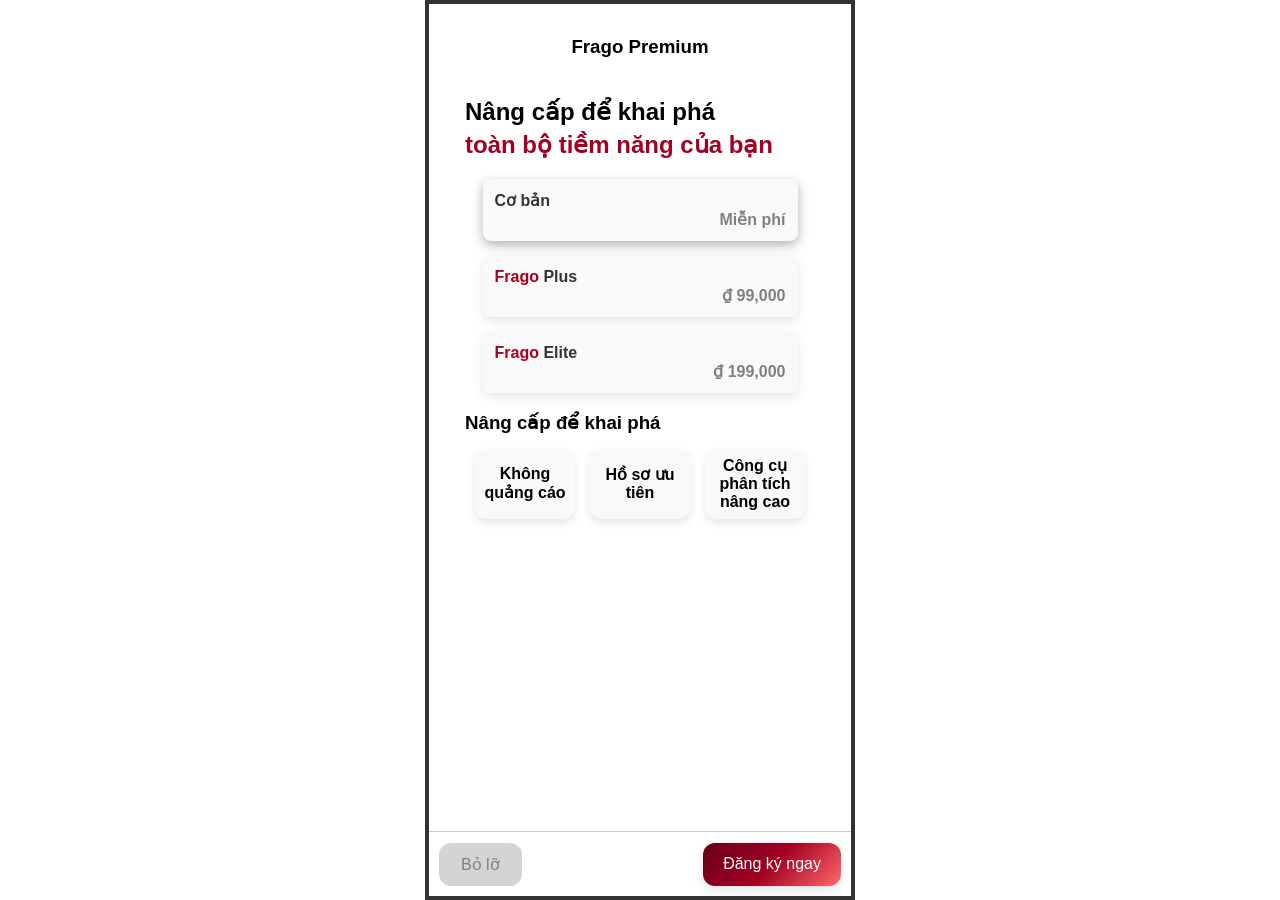
<file: premium.html>
<!DOCTYPE html>
<html lang="en">
<head>
  <meta charset="UTF-8">
  <title>Frago - MVP</title>
  <meta name="viewport" content="width=device-width, initial-scale=1.0">
  <link rel="stylesheet" href="style.css">
  <link rel="stylesheet" href="sectionstyle.css">
  <link rel="stylesheet" href="Dock.css">
</head>
<body>
  <div class="content">
    <div class="container" style="text-align: justify; background-color: white;">
      <h3 style=" margin: 20px auto">Frago Premium</h3>
      <h2 style="margin-bottom: 5px;">Nâng cấp để khai phá</h2>
      <h2 style="margin-top: 0; color: #A30023;">toàn bộ tiềm năng của bạn</h2>
      <div class="Section-Premium-Features">
        <div class="Section-Premium-FeaturesGrid">
          <div class="Section-Premium-FeatureCard no-hover">
            <div class="title">Cơ bản</div>
            <div class="value" style="color: gray">Miễn phí</div>
          </div>
          <div class="Section-Premium-FeatureCard PremiumCard">
            <div class="title"><span style="color: #A30023">Frago</span> Plus</div>
            <div class="value" style="color: gray">₫ 99,000</div>
          </div>
          <div class="Section-Premium-FeatureCard PremiumCard">
            <div class="title"><span style="color: #A30023">Frago</span> Elite</div>
            <div class="value" style="color: gray">₫ 199,000</div>
          </div>
        </div>
      </div>
      <h3 style="margin-bottom: 5px;">Nâng cấp để khai phá</h3>
      <div class="Section-Premium-BoxList">
        <div class="Section-Premium-Box">Không quảng cáo</div>
        <div class="Section-Premium-Box">Hồ sơ ưu tiên</div>
        <div class="Section-Premium-Box">Công cụ phân tích nâng cao</div>
        <div class="Section-Premium-Box">Cập nhật thông tin hàng tuần</div>
      </div>
    </div>
    
    <nav class="bottom-nav">
        <div class="formNavPage" style="width: 100%;">
          <button class="next-btn"  style="background-color: #d4d4d4; color: gray" id="next-btn" onclick="window.location.href = 'home.html'">Bỏ lỡ</button>
          <button class="sign-btn"  style="background-color: #d4d4d4; color: white" id="next-btn" onclick="window.location.href = 'home.html'">Đăng ký ngay</button>
        </div>
    </nav>
  </div>
</div>
</body>
<script src="script.js"></script>
<script src="text-lib.js"></script>
<script src="Dock.js"></script>
</html>
</file>
<file: style.css>
html, body {
        margin: 0;
        padding: 0;
        box-sizing: border-box;
        height: 100%;
        width: 100%;
        overflow: hidden;
    }
    body {
        display: flex;
        align-items: center;
        justify-content: center;
        height: 100vh;
        background: transparent;
    }
    .content {
        width: 100%;
        height: 100%;
        min-width: 375px;
        min-height: 667px;
        max-width: 430px;
        max-height: 932px;
        text-align: center;
        font-family: Arial, sans-serif;
        background: transparent;
        box-sizing: border-box;
        display: flex;
        flex-direction: column;
        justify-content: flex-start;
        align-items: center;
        padding-top: 12px;
        position: relative;
        overflow: hidden;
    }
    @media (min-width: 500px) {
        .content {
            border: 4px solid #333;
        }
    }
    .logo-mini {
        width: 124px;
        height: auto;
        margin-bottom: 12px;
        background: transparent;
    }
    .container {
        border: none;
        border-radius: 12px;
        padding: 0;
        background: #fff;
        box-sizing: border-box;
        width: 90%;
        max-width: 350px;
        height: 80vh;
        margin-bottom: 24px;
        display: flex;
        flex-direction: column;
        align-items: stretch;
        justify-content: flex-start;
        scroll-snap-type: y mandatory;
        -webkit-overflow-scrolling: touch;
    }
    .container.scorllableContainer {
        overflow-y: auto;
        overflow-x: hidden;
        scrollbar-width: none;
        scroll-behavior: smooth;
    }
    .profile {
        flex: 1 1 auto;
        display: flex;
        flex-direction: column;
        align-items: stretch;
        justify-content: flex-start;
        width: 100%;
        min-height: 0;
        background: #fff;
        transition: transform 0.3s ease-out, opacity 0.3s ease-out;
        touch-action: pan-y;
        position: relative;
        cursor: grab;
        border-radius: 12px;
        box-shadow: 0 8px 32px rgba(0,0,0,0.24), 0 3px 12px rgba(0,0,0,0.16);
    }
    .profile.dragging {
        transition: none;
    }
    .profile:active {
        cursor: grabbing;
    }
    .profile:not(:first-child) {
        opacity: 0.7;
        transform: scale(0.95) translateY(10px);
        z-index: 9;
    }
    .profile:nth-child(n+2) {
        opacity: 0;
        transform: scale(0.5) translateY(20px);
        z-index: 8;
    }
    .profile.fade-in {
        opacity: 1;
        transform: scale(1) translateY(0);
        z-index: 10;
    }
    .card {
        width: 100%;
        min-height: 100%;
        display: flex;
        flex-direction: column;
        align-items: center;
        justify-content: flex-start;
        box-sizing: border-box;
        overflow-y: auto;
        overflow-x: hidden;
        scroll-snap-align: start;
        max-height: 100%;
        scrollbar-width: none;
        scroll-behavior: smooth;
    }
    .card::-webkit-scrollbar {
        display: none;
    }
    .image-container {
        width: 100%;
        height: 75%;
        flex: 0 0 75%;
        display: flex;
        justify-content: center;
        align-items: center;
        margin-bottom: 0;
        overflow: hidden;
        border-top-left-radius: 12px;
        border-top-right-radius: 12px;
    }
    .image-container img {
        width: 100%;
        height: 100%;
        object-fit: cover;
        border-radius: 0;
        display: block;
    }
    .card-info {
        width: 100%;
        text-align: left;
        padding: 16px;
        box-sizing: border-box;
    }
    .bottom-nav {
        position: absolute;
        left: 0;
        right: 0;
        bottom: 0;
        height: 64px;
        background: #fff;
        border-top: 1px solid #ccc;
        display: flex;
        justify-content: space-around;
        align-items: center;
        z-index: 1000;
        max-width: 100%;
        min-width: 0;
    }
    .nav-btn {
        background: none;
        border: none;
        outline: none;
        padding: 0;
        display: flex;
        flex-direction: column;
        align-items: center;
        cursor: pointer;
        flex: 1;
        height: 100%;
        justify-content: center;
    }
    .Choice {
        color: white;
        background-color: transparent;
        border: none;
        font-size: 18px;
        cursor: pointer;
        padding: 10px 20px;
    }
    .Choice.active .nav-icon {
        transform: scale(1.2);
        filter: brightness(0);
    }
    .nav-icon {
        width: 40px;
        max-width: 50px;
        height: 20%;
    }
    .nav-label {
        font-size: 10px;
        color: #888;
        margin-top: 2px;
    }
    .hidden {
        display: none !important;
    }
    
    .formPage {
        display: flex;
        flex-direction: column;
        min-height: 80vh; /* Chiều cao tối thiểu để nút nằm dưới */
        padding: 20px;
    }
    .formNavPage {
        display: flex;
        justify-content: space-between; /* Back trái, Next phải */
        padding: 0 10px;
    }
    .formNavPage button {
        border-radius: 12px; 
        background-color: #A30023; 
        color: white; 
        border-color: transparent;
        padding: 10px 20px;
        font-size: 16px;
        cursor: pointer;
    }
    

    .formNavPage button:hover {
        background-color: #8b0020; 
        color: white; 
        border-color: transparent;
    }
    .optionGroup {
        display: flex;
        flex-wrap: wrap; /* xuống dòng nếu quá dài */
        gap: 10px; /* khoảng cách giữa các nút */
        margin-bottom: 20px;
        }
    .option {
        display: inline-block;
        padding: 5px 5px;
        border: 2px solid #A30023;
        border-radius: 12px;
        color: #A30023;
        background-color: white;
        cursor: pointer;
        margin: 5px;
        transition: all 0.3s ease;
        user-select: none;
        flex: 1 1 auto; /* co giãn, vừa đủ nội dung */
        min-width: 20px; /* chiều rộng tối thiểu để đẹp */
        text-align: center;
    }

    .option.selected {
        background-color: #A30023;
        color: white;
    }
    .formGroup {
        display: flex;
        flex-direction: column;
        margin-bottom: 15px;
    }

    .formGroup label {
        margin-bottom: 5px;
        font-weight: 500;
    }

    .formGroup input,
    .formGroup select {
        padding: 10px 15px;
        border-radius: 12px;
        border: 2px solid #A30023;
        font-size: 16px;
        outline: none;
        transition: 0.2s;
    }

    .formGroup input:focus,
    .formGroup select:focus {
        border-color: #8b0020;
    }
.Section-Profile-List {
  animation: fadeIn 0.4s ease;
}

@keyframes fadeIn {
  from {
    opacity: 0;
    transform: translateY(10px);
  }
  to {
    opacity: 1;
    transform: translateY(0);
  }
}
.profile-name {
  min-height: 2rem;
}
</file>
<file: Dock.css>
/* Container ngoài cùng */
.dock-outer {
  position: fixed;
  bottom: 0;
  left: 0;
  right: 0;
  display: flex;
  justify-content: center;
  align-items: center;
  z-index: 1000;
  padding: 0 0.5rem 0.5rem 0.5rem;
  pointer-events: none;
}

/* Panel chứa các dock items */
.dock-panel {
  position: relative;
  display: flex;
  align-items: flex-end;
  gap: 0.75rem;
  width: fit-content;
  border-radius: 1rem;
  background: linear-gradient(135deg, rgba(163, 0, 35, 0.95), rgba(100, 0, 20, 0.95));
  backdrop-filter: blur(12px);
  -webkit-backdrop-filter: blur(12px);
  border: 1px solid rgba(255, 255, 255, 0.15);
  padding: 0.5rem 0.75rem;
  box-shadow: 
    0 8px 32px rgba(163, 0, 35, 0.4),
    0 2px 8px rgba(0, 0, 0, 0.2),
    inset 0 1px 0 rgba(255, 255, 255, 0.1);
  pointer-events: all;
  transition: all 0.3s cubic-bezier(0.34, 1.56, 0.64, 1);
}

/* Mỗi dock item */
.dock-item {
  position: relative;
  display: inline-flex;
  align-items: center;
  justify-content: center;
  border-radius: 0.75rem;
  background: rgba(255, 255, 255, 0.1);
  backdrop-filter: blur(8px);
  border: 1px solid rgba(255, 255, 255, 0.2);
  box-shadow:
    0 4px 12px rgba(0, 0, 0, 0.3),
    inset 0 1px 0 rgba(255, 255, 255, 0.15);
  cursor: pointer;
  outline: none;
  transition: all 0.3s cubic-bezier(0.34, 1.56, 0.64, 1);
  width: 50px;
  height: 50px;
}

/* Link trong dock item */
.dock-link {
  position: relative;
  display: flex;
  flex-direction: column;
  align-items: center;
  justify-content: center;
  width: 100%;
  height: 100%;
  text-decoration: none;
  color: inherit;
  border-radius: inherit;
}

/* Icon container */
.dock-icon {
  display: flex;
  align-items: center;
  justify-content: center;
  width: 26px;
  height: 26px;
  color: rgba(255, 255, 255, 0.9);
  transition: all 0.3s ease;
}

.dock-icon svg {
  width: 100%;
  height: 100%;
  stroke: currentColor;
  filter: drop-shadow(0 2px 4px rgba(0, 0, 0, 0.3));
}

/* Icon giữa (logo con nai) */
.dock-item-center {
  width: 60px;
  height: 60px;
  background: linear-gradient(135deg, rgba(255, 255, 255, 0.25), rgba(255, 255, 255, 0.15));
  border: 2px solid rgba(255, 255, 255, 0.3);
  box-shadow:
    0 6px 20px rgba(0, 0, 0, 0.4),
    inset 0 1px 0 rgba(255, 255, 255, 0.2);
}

.dock-icon-center {
  width: 38px;
  height: 38px;
  color: #ffffff;
}

.dock-icon-center svg {
  fill: currentColor;
  filter: drop-shadow(0 3px 6px rgba(0, 0, 0, 0.4));
}

/* Label (tooltip) */
.dock-label {
  position: absolute;
  top: -2.5rem;
  left: 50%;
  transform: translateX(-50%) translateY(10px);
  width: fit-content;
  white-space: nowrap;
  border-radius: 0.5rem;
  background: linear-gradient(135deg, rgba(163, 0, 35, 0.95), rgba(100, 0, 20, 0.95));
  backdrop-filter: blur(8px);
  border: 1px solid rgba(255, 255, 255, 0.15);
  padding: 0.375rem 0.75rem;
  font-size: 0.75rem;
  font-weight: 600;
  color: #ffffff;
  opacity: 0;
  pointer-events: none;
  transition: all 0.2s ease;
  box-shadow: 
    0 4px 12px rgba(163, 0, 35, 0.5),
    inset 0 1px 0 rgba(255, 255, 255, 0.1);
  z-index: 10;
}

.dock-label::after {
  content: '';
  position: absolute;
  top: 100%;
  left: 50%;
  transform: translateX(-50%);
  border: 6px solid transparent;
  border-top-color: rgba(163, 0, 35, 0.95);
}

/* Hover effects */
.dock-item:hover {
  background: rgba(255, 255, 255, 0.2);
  border-color: rgba(255, 255, 255, 0.35);
  transform: translateY(-4px) scale(1.05);
  box-shadow:
    0 8px 24px rgba(0, 0, 0, 0.4),
    inset 0 1px 0 rgba(255, 255, 255, 0.25);
}

.dock-item:hover .dock-icon {
  color: #ffffff;
  transform: scale(1.15);
}

.dock-item:hover .dock-label {
  opacity: 1;
  transform: translateX(-50%) translateY(0);
}

.dock-item-center:hover {
  background: linear-gradient(135deg, rgba(255, 255, 255, 0.35), rgba(255, 255, 255, 0.25));
  transform: translateY(-6px) scale(1.1);
  box-shadow:
    0 10px 30px rgba(0, 0, 0, 0.5),
    inset 0 1px 0 rgba(255, 255, 255, 0.3);
}

.dock-item-center:hover .dock-icon-center {
  transform: scale(1.15) rotate(-5deg);
}

/* Active state */
.dock-item.active {
  background: linear-gradient(135deg, rgba(255, 255, 255, 0.25), rgba(255, 255, 255, 0.15));
  border: 2px solid rgba(255, 255, 255, 0.4);
  box-shadow:
    0 6px 20px rgba(255, 255, 255, 0.3),
    inset 0 1px 0 rgba(255, 255, 255, 0.25);
}

.dock-item.active .dock-icon {
  color: #ffffff;
  filter: drop-shadow(0 0 8px rgba(255, 255, 255, 0.6));
}

/* Animation khi hover vào dock panel */
.dock-panel:hover {
  transform: translateY(-4px);
  box-shadow: 
    0 12px 40px rgba(163, 0, 35, 0.5),
    0 4px 12px rgba(0, 0, 0, 0.3),
    inset 0 1px 0 rgba(255, 255, 255, 0.15);
}

/* Responsive */
@media (max-width: 480px) {
  .dock-panel {
    gap: 0.5rem;
    padding: 0.375rem 0.5rem;
  }
  
  .dock-item {
    width: 45px;
    height: 45px;
  }
  
  .dock-item-center {
    width: 55px;
    height: 55px;
  }
  
  .dock-icon {
    width: 22px;
    height: 22px;
  }
  
  .dock-icon-center {
    width: 34px;
    height: 34px;
  }
  
  .dock-label {
    font-size: 0.7rem;
    padding: 0.25rem 0.5rem;
  }
}

/* Animation cho page load */
@keyframes dockSlideUp {
  from {
    opacity: 0;
    transform: translateY(100px);
  }
  to {
    opacity: 1;
    transform: translateY(0);
  }
}

.dock-outer {
  animation: dockSlideUp 0.6s cubic-bezier(0.34, 1.56, 0.64, 1);
}

/* Glow effect khi hover item */
@keyframes glow {
  0%, 100% {
    box-shadow:
      0 4px 12px rgba(0, 0, 0, 0.3),
      0 0 20px rgba(255, 255, 255, 0.2),
      inset 0 1px 0 rgba(255, 255, 255, 0.15);
  }
  50% {
    box-shadow:
      0 6px 20px rgba(0, 0, 0, 0.4),
      0 0 30px rgba(255, 255, 255, 0.4),
      inset 0 1px 0 rgba(255, 255, 255, 0.25);
  }
}

.dock-item:hover {
  animation: glow 2s ease-in-out infinite;
}
</file>
<file: sectionstyle.css>
.Section-Profile-Container {
    display: flex;
    flex-direction: column;
    align-items: center;
    justify-content: center;
    box-sizing: border-box;
}

.Section-Profile-List {
    max-width: 500px;
    width: 100%;
    display: flex;
    flex-direction: column;
    align-items: center;
    gap: 20px;
    height: 80vh;
    background-color: transparent;
    z-index: 900;
    overflow-y: scroll;
    padding-top: 20px;
    box-sizing: border-box;
    scrollbar-width: none; 
    -ms-overflow-style: none; 
}

.Section-Profile-List::-webkit-scrollbar {
    display: none;
}
.Section-Profile-Edit {
  width: 80%;
  max-width: 600px;
  background-color: #ffffff;
  border-radius: 10px;
  padding: 20px;
  box-shadow: 0 2px 8px rgba(0, 0, 0, 0.1);
}
.Section-Profile-Container {
    display: flex;
    flex-direction: column;
    align-items: center;
    justify-content: center;
    box-sizing: border-box;
}

.Section-Profile-List {
    max-width: 500px;
    width: 100%;
    display: flex;
    flex-direction: column;
    align-items: center;
    gap: 16px;
    height: 80vh;
    background-color: transparent;
    z-index: 900;
    overflow-y: scroll;
    padding-top: 20px;
    padding-bottom: 20px;
    box-sizing: border-box;
    scrollbar-width: none;
    -ms-overflow-style: none;
}

.Section-Profile-List::-webkit-scrollbar {
    display: none;
}
.Section-Profile-Header {
  width: 90%;
  max-width: 600px;
  background-color: #ffffff;
  border-radius: 12px;
  padding: 24px;
  box-shadow: 0 2px 8px rgba(0, 0, 0, 0.1);
  display: flex;
  flex-direction: column;
  align-items: center;
  gap: 16px;
}

.Section-Profile-Avatar {
  display: flex;
  flex-direction: column;
  align-items: center;
  margin: 20px 0 40px 0;
  position: relative;
}


.avatar-img {
  width: 120px;
  height: 120px;
  border-radius: 50%;
  border: 3.5px solid #A30023;
  object-fit: cover;
  box-shadow: 0 4px 10px rgba(163, 0, 35, 0.3);
  transition: transform 0.3s ease;
}
.Section-Profile-Status {
  display: flex;
  align-items: center;
  gap: 6px;
  background-color: #f0f2f5;
  padding: 6px 12px;
  border-radius: 20px;
  font-size: 0.85rem;
  color: #666;
}

.status-dot {
  width: 8px;
  height: 8px;
  background-color: #28a745;
  border-radius: 50%;
  animation: pulse 2s infinite;
}

@keyframes pulse {
  0%, 100% { opacity: 1; }
  50% { opacity: 0.5; }
}

.Section-Profile-BasicInfo {
  text-align: center;
  width: 100%;
}

.Section-Profile-BasicInfo h2 {
  font-size: 1.75rem;
  margin: 0 0 8px 0;
  color: #A30023;
  font-weight: 700;
}

.profile-title {
  font-size: 1.1rem;
  color: #666;
  margin: 0 0 4px 0;
  font-weight: 500;
}

.profile-location {
  font-size: 0.95rem;
  color: #888;
  margin: 0 0 12px 0;
  display: flex;
  align-items: center;
  justify-content: center;
  gap: 4px;
}

.profile-location::before {
  content: "📍";
}

.profile-stats {
  display: flex;
  justify-content: center;
  gap: 20px;
  padding-top: 12px;
  border-top: 1px solid #e0e0e0;
  font-size: 0.9rem;
  color: #666;
}

.profile-stats span {
  display: flex;
  flex-direction: column;
  align-items: center;
  gap: 4px;
}

.profile-stats strong {
  color: #A30023;
  font-size: 1.1rem;
}
.Section-Profile-Card {
  width: 90%;
  max-width: 600px;
  background-color: #ffffff;
  border-radius: 12px;
  padding: 20px;
  box-shadow: 0 2px 8px rgba(0, 0, 0, 0.1);
}

.Section-Profile-Card h3 {
  font-size: 1.3rem;
  margin: 0 0 16px 0;
  color: #333;
  font-weight: 600;
  border-bottom: 2px solid #A30023;
  padding-bottom: 8px;
}

.profile-about {
  line-height: 1.6;
  color: #444;
  font-size: 0.95rem;
  text-align: justify;
}
.profile-detail-grid {
  display: grid;
  grid-template-columns: 1fr;
  gap: 12px;
}

.detail-item {
  display: flex;
  justify-content: space-between;
  padding: 12px;
  background-color: #f9f9f9;
  border-radius: 8px;
  border-left: 3px solid #A30023;
}

.detail-label {
  font-weight: 600;
  color: #666;
  font-size: 0.9rem;
}

.detail-value {
  color: #333;
  font-weight: 500;
  text-align: right;
  font-size: 0.9rem;
}
.profile-experience {
  display: flex;
  flex-direction: column;
  gap: 20px;
}

.experience-item {
  display: flex;
  gap: 12px;
  padding-bottom: 20px;
  border-bottom: 1px solid #e0e0e0;
}

.experience-item:last-child {
  border-bottom: none;
  padding-bottom: 0;
}

.experience-icon {
  flex-shrink: 0;
}

.experience-icon img {
  width: 48px;
  height: 48px;
  border-radius: 8px;
  object-fit: cover;
}

.experience-content h4 {
  margin: 0 0 4px 0;
  font-size: 1.1rem;
  color: #333;
  font-weight: 600;
}

.experience-content .company {
  margin: 0 0 4px 0;
  color: #666;
  font-size: 0.95rem;
  font-weight: 500;
}

.experience-content .duration {
  margin: 0 0 8px 0;
  color: #888;
  font-size: 0.85rem;
}

.experience-content .description {
  margin: 0;
  color: #555;
  font-size: 0.9rem;
  line-height: 1.5;
  text-align: justify;
}
.profile-education {
  display: flex;
  flex-direction: column;
  gap: 16px;
}

.education-item {
  display: flex;
  gap: 12px;
}

.education-icon {
  flex-shrink: 0;
}

.education-icon img {
  width: 48px;
  height: 48px;
  border-radius: 8px;
  object-fit: cover;
}

.education-content h4 {
  margin: 0 0 4px 0;
  font-size: 1.05rem;
  color: #333;
  font-weight: 600;
}

.education-content .degree 

.Section-Profile-Features h2 {
  font-size: 1.5rem;
  margin-bottom: 20px;
  color: #333;
  text-align: center;
}

.Section-Profile-FeaturesGrid {
  display: grid;
  grid-template-columns: repeat(2, 1fr);
  gap: 15px;
}

.Section-Profile-FeatureCard {
  background-color: #f9f9f9;
  border-radius: 8px;
  padding: 15px;
  text-align: center;
  transition: transform 0.2s, box-shadow 0.2s;
}

.Section-Profile-FeatureCard:hover {
  transform: translateY(-5px);
  box-shadow: 0 4px 12px rgba(0, 0, 0, 0.15);
}

.Section-Profile-FeatureCard h3 {
  font-size: 1rem;
  color: #333;
}
.Section-Profile-AdditionalFeatures {
  display: flex;
  flex-direction: column;
  width: 80%;
  gap: 10px;
}
.Section-Discover-Container {
    display: flex;
    flex-direction: column;
    align-items: center;
    justify-content: center;
    box-sizing: border-box;
}

.Section-Discover-List {
    max-width: 500px;
    display: flex;
    flex-direction: column;
    align-items: center;
    gap: 20px;
    width: 100%;
    height: 85vh;
    background-color: transparent;
    z-index: 900;
    overflow-y: auto;
    padding-top: 0px;
    box-sizing: border-box;
    scrollbar-width: none;
    -ms-overflow-style: none; 
}

.Section-Discover-List::-webkit-scrollbar {
    display: none;
}
.Section-Discover-SearchBar {
    width: 90%;
    display: flex;
    margin: 0;
    position: sticky;
    top: -2px; 
    background-color: #fff; 
    z-index: 1000;
    padding: 5px 0;
    border: 15px solid #ffffff; 
    border-radius: 8px;
}

.Section-Discover-SearchInput {
    flex: 1;
    padding: 8px;
    border-radius: 5px 0 0 5px;
    border: 1px solid #ccc;
    color: #000; 
}

.Section-Discover-SearchButton {
    padding: 8px 15px;
    border-radius: 0 5px 5px 0;
    border: 1px solid #A30023; 
    background-color: #A30023;
    color: #fff; 
    cursor: pointer;
}

.Section-Discover-SearchButton:hover {
    background-color: #7a0017;
}
.Section-Discover-RankingContainer,
.Section-Discover-RecommendContainer {
    width: 80%;
    max-width: 600px;
    background-color: #ffffff; 
    border-radius: 10px;
    padding: 20px;
    box-shadow: 0 2px 8px rgba(0, 0, 0, 0.2);
}

.Section-Discover-RankingContainer h2,
.Section-Discover-RecommendContainer h2 {
    font-size: 1.5rem;
    margin-bottom: 15px;
    color: #333;
    text-align: center;
}

.Section-Discover-RankingList {
    max-width: 500px;
    list-style: none;
    padding: 0;
    margin: 0;
}

.Section-Discover-RankingItem {
    display: flex;
    justify-content: space-between;
    padding: 10px;
    border-bottom: 1px solid #eee;
    font-size: 1rem;
    color: #000;
}

.Section-Discover-RankingItem:last-child {
    border-bottom: none;
}

.Section-Discover-BrandName {
    color: #A30023; 
    font-weight: 600;
}

.Section-Discover-LikeCount {
    color: #888;
}
.Section-Discover-RecommendCard {
    display: flex;
    align-items: center;
    gap: 15px;
    margin-bottom: 15px;
}

.Section-Discover-RecommendImage {
    width: 100px;
    height: 100px;
    object-fit: cover;
    border-radius: 8px;
}

.Section-Discover-RecommendInfo {
    flex: 1;
}

.Section-Discover-RecommendInfo h3 {
    font-size: 1.2rem;
    margin-bottom: 10px;
    color: #000; 
}
.Section-Discover-RecommendInfo p {
    font-size: 0.9rem;
    color: #000; 
    margin-bottom: 10px;
}
.Section-Discover-ExploreButton {
    background-color: #A30023; 
    color: #ffffff; 
    border: none;
    padding: 8px 15px;
    border-radius: 5px;
    cursor: pointer;
    font-size: 0.9rem;
}

.Section-Discover-ExploreButton:hover {
    background-color: #7a0017; 
}
.Section-Chat-Container {
  display: flex;
  flex-direction: column;
  align-items: center;
  justify-content: center;
  box-sizing: border-box;
}

.Section-Chat-List {
    max-width: 500px;
    display: flex;
    flex-direction: column;
    align-items: center;
    gap: 20px;
    width: 100%;      
    height: 85vh;
    background-color: transparent;
    z-index: 900;
    overflow-y: auto;
    box-sizing: border-box;
}

.Section-Chat-SearchBar {
    width: 90%;
    display: flex;
    margin: 0;
    position: sticky;
    top: -2px; 
    background-color: #fff;
    z-index: 1000;
    padding: 5px 0;
    border: 15px solid #ffffff; 
    border-radius: 8px;
}

.Section-Chat-SearchInput {
    flex: 1;
    padding: 8px;
    border-radius: 5px 0 0 5px;
    border: 1px solid #ccc;
    color: #000; 
}

.Section-Chat-SearchButton {
    padding: 8px 15px;
    border-radius: 0 5px 5px 0;
    border: 1px solid #A30023; 
    background-color: #A30023; 
    color: #fff; 
    cursor: pointer;
}

.Section-Chat-SearchButton:hover {
    background-color: #7a0017;
}

.Section-Chat-Item {
  display: flex;
  align-items: center;
  width: 85%;
  max-width: 400px;
  padding: 10px;
  background-color: white;
  border-radius: 10px;
  box-shadow: 0 1px 3px rgba(0, 0, 0, 0.1);
  cursor: pointer;
  transition: background-color 0.2s;
}

.Section-Chat-Item:hover {
  background-color: #f0f2f5;
}

.Section-Chat-Avatar {
  width: 50px;
  height: 50px;
  border-radius: 50%;
  background-color: #ccc;
  margin-right: 10px;
}

.Section-Chat-Avatar img {
  width: 100%;
  height: 100%;
  border-radius: 50%;
  object-fit: cover;
}

.Section-Chat-Info {
  flex: 1;
}

.Section-Chat-Name {
    text-align: left;
  font-weight: bold;
  font-size: 16px;
  color: #A30023;
}

.Section-Chat-LastMessage {
    text-align: left;
  color: #65676b;
  font-size: 14px;
  white-space: nowrap;
  overflow: hidden;
  text-overflow: ellipsis;
  max-width: 200px;
}

.Section-Chat-Meta {
  display: flex;
  flex-direction: column;
  align-items: flex-end;
  gap: 5px;
}

.Section-Chat-Timestamp {
  font-size: 12px;
  color: #65676b;
}

.Section-Chat-UnreadDot {
  width: 10px;
  height: 10px;
  background-color: #A30023;
  border-radius: 50%;
}
.Section-Academy-Container {
    display: flex;
    flex-direction: column;
    align-items: center;
    justify-content: center;
    box-sizing: border-box;
}

.Section-Academy-List {
    max-width: 500px;
    display: flex;
    flex-direction: column;
    align-items: center;
    gap: 20px;
    width: 100%;
    height: 85vh;
    background-color: transparent;
    overflow-y: auto;
    box-sizing: border-box;
    scrollbar-width: none; 
    -ms-overflow-style: none; 
}

.Section-Academy-List::-webkit-scrollbar {
    display: none; 
}
.Section-Academy-SearchBar {
    width: 90%;
    display: flex;
    margin: 0;
    position: sticky;
    top: -2px; 
    background-color: #fff;
    z-index: 1000;
    padding: 5px 0;
    border: 15px solid #ffffff; 
    border-radius: 8px;
}

.Section-Academy-SearchInput {
    flex: 1;
    padding: 8px;
    border-radius: 5px 0 0 5px;
    border: 1px solid #ccc;
    color: #000; 
}

.Section-Academy-SearchButton {
    padding: 8px 15px;
    border-radius: 0 5px 5px 0;
    border: 1px solid #A30023;
    background-color: #A30023; 
    color: #fff;
    cursor: pointer;
}

.Section-Academy-SearchButton:hover {
    background-color: #7a0017;
}
.Section-Academy-Box {
    border: 2px solid #ccc;
    border-radius: 8px;
    padding: 15px;
    display: flex;
    flex-direction: column;
    align-items: center;
    text-align: center;
    width: 80%;
}

.Section-Academy-Image {
    width: 100%;
    height: 160px;
    object-fit: cover;
    border-radius: 5px;
    margin-bottom: 0px;
}

.Section-Academy-Box h3 {
    margin: 10px 0;
    font-size: 1.5em;
}

.Section-Academy-Box p {
    margin: 0 0 15px 0;
    color: #555;
}

.Section-Academy-EnrollButton {
    background-color: #a30023;
    color: white;
    border: none;
    padding: 10px 20px;
    border-radius: 5px;
    cursor: pointer;
    font-size: 1em;
}

.Section-Academy-EnrollButton:hover {
    background-color: #4d0011;
}

.Section-homeForSupplier-Edit {
  width: 80%;
  max-width: 600px;
  background-color: #ffffff;
  border-radius: 10px;
  padding: 20px;
  box-shadow: 0 2px 8px rgba(0, 0, 0, 0.1);
}
.Section-homeForSupplier-Features {
  width: 100%;
  color: #A30023;
}

.Section-homeForSupplier-Features h2 {
  font-size: 1.5rem;
  margin-bottom: 20px;
  color: #333;
  text-align: center;
}

.Section-homeForSupplier-FeaturesGrid {
  display: grid;
  grid-template-columns: repeat(1, 1fr);
  gap: 15px;
}

.Section-homeForSupplier-FeatureCard {
  display: flex;
  flex-direction: column;
  justify-content: space-between;
  align-items: flex-start;
  width: 90%;
  background-color: #f9f9f9;
  border-radius: 8px;
  box-sizing: border-box;
  transition: transform 0.2s, box-shadow 0.2s;
  position: relative;
  padding: 12px 12px;
  margin: 0 auto;
  box-shadow: 0 4px 12px rgba(0, 0, 0, 0.1);
}

.Section-homeForSupplier-FeatureCard .title {
  font-size: 1rem;
  font-weight: bold;
  color: #333;
}

.Section-homeForSupplier-FeatureCard .value {
  font-size: 1rem;
  font-weight: bold;
  color: rgba(163, 0, 35, 1); 
  align-self: flex-end;
}

.Section-homeForSupplier-FeatureCard:hover {
  transform: scale(1.01) translateY(-5px);
  box-shadow: 0 4px 12px rgba(163, 0, 35, 0.5);
}

.Section-homeForSupplier-FeatureCard h3 {
  font-size: 1rem;
  color: #333;
}

.Section-homeForSupplier-FeatureCard.PremiumCard:hover {
    background-color: rgba(163, 0, 35, 0.1);
}
.Section-homeForSupplier-FeatureCard.no-hover {
    box-shadow: 0 4px 12px rgba(0, 0, 0, 0.3);
}
.Section-homeForSupplier-FeatureCard.no-hover:hover {
    transform: none !important;
    box-shadow: 0 4px 12px rgba(0, 0, 0, 0.3);
}
.Section-homeForSupplier-AdditionalFeatures {
  display: flex;
  flex-direction: column;
  width: 80%;
  gap: 10px;
}

.Section-Premium-Edit {
  width: 80%;
  max-width: 600px;
  background-color: #ffffff;
  border-radius: 10px;
  padding: 20px;
  box-shadow: 0 2px 8px rgba(0, 0, 0, 0.1);
}
.Section-Premium-Features {
  width: 100%;
  color: #A30023;
}

.Section-Premium-Features h2 {
  font-size: 1.5rem;
  margin-bottom: 20px;
  color: #333;
  text-align: center;
}

.Section-Premium-FeaturesGrid {
  display: grid;
  grid-template-columns: repeat(1, 1fr);
  gap: 15px;
}

.Section-Premium-FeatureCard {
  display: flex;
  flex-direction: column;
  justify-content: space-between;
  align-items: flex-start;
  width: 90%;
  background-color: #f9f9f9;
  border-radius: 8px;
  box-sizing: border-box;
  transition: transform 0.2s, box-shadow 0.2s;
  position: relative;
  padding: 12px 12px;
  margin: 0 auto;
  box-shadow: 0 4px 12px rgba(0, 0, 0, 0.1);
}

.Section-Premium-FeatureCard .title {
  font-size: 1rem;
  font-weight: bold;
  color: #333;
}

.Section-Premium-FeatureCard .value {
  font-size: 1rem;
  font-weight: bold;
  color: rgba(163, 0, 35, 1); 
  align-self: flex-end;
}

.Section-Premium-FeatureCard:hover {
  transform: scale(1.01) translateY(-5px);
  box-shadow: 0 4px 12px rgba(163, 0, 35, 0.5);
}

.Section-Premium-FeatureCard h3 {
  font-size: 1rem;
  color: #333;
}

.Section-Premium-FeatureCard.PremiumCard:hover {
    background-color: rgba(163, 0, 35, 0.1);
}

.Section-Premium-FeatureCard.no-hover {
    box-shadow: 0 4px 12px rgba(0, 0, 0, 0.3);
}

.Section-Premium-FeatureCard.no-hover:hover {
    transform: none !important;
    box-shadow: 0 4px 12px rgba(0, 0, 0, 0.3);
}
.Section-Premium-AdditionalFeatures {
  display: flex;
  flex-direction: column;
  width: 80%;
  gap: 10px;
}

.Section-Premium-BoxList {
  display: flex;                 
  gap: 15px;                     
  overflow-x: auto;              
  overflow-y: hidden;        
  padding: 10px 10px;
  scroll-behavior: smooth;
  -webkit-scrollbar {
    display: none;
  }
  scrollbar-width: none; 
}

.Section-Premium-BoxList::-webkit-scrollbar {
  height: 8px;              
}

.Section-Premium-BoxList::-webkit-scrollbar-thumb {
  background-color: rgba(163, 0, 35, 0.5);
  border-radius: 4px;
}

.Section-Premium-BoxList::-webkit-scrollbar-track {
  background-color: #f0f0f0;
  border-radius: 4px;
}

.Section-Premium-Box {
  flex: 0 0 auto;              
  width: 100px;
  height: 70px;
  background-color: #f9f9f9;
  border-radius: 12px;
  display: flex;
  text-align: center;
  align-items: center;
  justify-content: center;
  font-weight: bold;
  color: black;
  box-shadow: 0 4px 8px rgba(0, 0, 0, 0.1);
  transition: transform 0.2s, box-shadow 0.2s;
}

.Section-Premium-Box:hover {
  transform: translateY(-5px);
  box-shadow: 0 6px 12px rgba(163, 0, 35, 0.3);
  cursor: pointer;
}

.Section-Premium-SignCard {
  display: flex;
  flex-direction: column;
  align-items: center;
  width: 90%;
  border-radius: 8px;
  box-sizing: border-box;
  position: relative;
  padding: 12px 12px;
  margin: 0 auto;
  box-shadow: 0 4px 12px rgba(0, 0, 0, 0.1);
  color: #fff;
  animation: zoomLoop 2s ease-in-out infinite;
  background: linear-gradient(135deg, #660018 0%, #A30023 50%, #FF6B6B 100%);
}

@keyframes zoomLoop {
  0% { transform: scale(1); }
  50% { transform: scale(1.05); }
  100% { transform: scale(1); }
}

.sign-btn {
    border-radius: 12px; 
    border: none;
    padding: 10px 20px;
    font-size: 16px;
    cursor: pointer;
    color: #fff;
    background: linear-gradient(135deg, #660018 0%, #A30023 50%, #FF6B6B 100%);
    width: auto; 
    height: auto;
    animation: zoomBtn 2s ease-in-out infinite;
    box-shadow: 0 4px 12px rgba(0, 0, 0, 0.1);
    transition: box-shadow 0.2s, transform 0.2s;
}

.sign-btn:hover {
    box-shadow: 0 6px 16px rgba(163, 0, 35, 0.5);
}
@keyframes zoomBtn {
    0% { transform: scale(1); }
    50% { transform: scale(1.05); }
    100% { transform: scale(1); }
}
.avatar-img:hover {
  transform: scale(1.05);
  cursor: pointer;
}
#avatarInput {
  display: none;
}

#avatarInput:hover {
  text-decoration: underline;
}
.avatar-upload-label {
  margin-top: 12px;
  background-color: #A30023;
  color: white;
  padding: 8px 16px;
  border-radius: 20px;
  cursor: pointer;
  font-weight: 600;
  font-size: 0.95rem;
  user-select: none;
  box-shadow: 0 3px 6px rgba(163, 0, 35, 0.4);
  transition: background-color 0.3s ease;
}
.avatar-upload-label:hover {
  background-color: #7a0017;
}
.profile-status {
  margin-top: 10px;
  font-size: 0.85rem;
  color: #28a745; 
  display: flex;
  align-items: center;
  gap: 6px;
  justify-content: center;
}
.status-dot {
  width: 10px;
  height: 10px;
  background-color: #28a745;
  border-radius: 50%;
  animation: pulse 2s infinite;
}
@keyframes pulse {
  0%, 100% { opacity: 1; }
  50% { opacity: 0.5; }
}
</file>
<file: Stepper.css>
/* Base */
* {
  margin: 0;
  padding: 0;
  box-sizing: border-box;
}

body {
  font-family: -apple-system, BlinkMacSystemFont, 'Segoe UI', Roboto, sans-serif;
  background: #f8f9fa;
}

/* Container */
.outer-container {
  min-height: 100vh;
  display: flex;
  align-items: center;
  justify-content: center;
  padding: 2rem 1rem;
}

.step-circle-container {
  width: 100%;
  max-width: 600px;
  background: white;
  border-radius: 24px;
  padding: 2.5rem;
  box-shadow: 0 10px 40px rgba(0, 0, 0, 0.1);
  border: 1px solid rgba(163, 0, 35, 0.08);
}

/* Step Indicators */
.step-indicator-row {
  display: flex;
  align-items: center;
  justify-content: space-between;
  margin-bottom: 3rem;
  position: relative;
}

.step-indicator {
  position: relative;
  z-index: 2;
  cursor: pointer;
  transition: transform 0.3s cubic-bezier(0.34, 1.56, 0.64, 1);
}

.step-indicator:hover {
  transform: scale(1.1);
}

.step-indicator-inner {
  width: 52px;
  height: 52px;
  border-radius: 50%;
  display: flex;
  align-items: center;
  justify-content: center;
  border: 3px solid #e0e0e0;
  background: white;
  transition: all 0.4s cubic-bezier(0.34, 1.56, 0.64, 1);
  position: relative;
}

.step-indicator-inner.inactive {
  background: #f5f5f5;
  border-color: #e0e0e0;
}

.step-indicator-inner.active {
  background: linear-gradient(135deg, #A30023 0%, #ff0040 100%);
  border-color: #A30023;
  box-shadow: 0 6px 20px rgba(163, 0, 35, 0.4);
  transform: scale(1.05);
}

.step-indicator-inner.complete {
  background: #A30023;
  border-color: #A30023;
  box-shadow: 0 4px 12px rgba(163, 0, 35, 0.3);
}

.step-number {
  font-weight: 700;
  font-size: 1.15rem;
  color: #999;
  transition: color 0.3s ease;
}

.step-indicator-inner.active .step-number,
.step-indicator-inner.complete .step-number {
  color: white;
}

/* Active Dot */
.active-dot {
  width: 14px;
  height: 14px;
  border-radius: 50%;
  background: white;
  animation: activePulse 2s ease-in-out infinite;
}

@keyframes activePulse {
  0%, 100% {
    transform: scale(1);
    opacity: 1;
  }
  50% {
    transform: scale(1.4);
    opacity: 0.6;
  }
}

/* Check Icon */
.check-icon {
  width: 28px;
  height: 28px;
  color: white;
  animation: checkAppear 0.5s cubic-bezier(0.34, 1.56, 0.64, 1);
}

@keyframes checkAppear {
  0% {
    transform: scale(0) rotate(-45deg);
    opacity: 0;
  }
  100% {
    transform: scale(1) rotate(0);
    opacity: 1;
  }
}

/* Step Connector */
.step-connector {
  flex: 1;
  height: 4px;
  background: #e5e7eb;
  margin: 0 12px;
  position: relative;
  overflow: hidden;
  border-radius: 2px;
}

.step-connector-inner {
  position: absolute;
  left: 0;
  top: 0;
  height: 100%;
  background: linear-gradient(90deg, #A30023 0%, #ff0040 100%);
  transition: width 0.5s cubic-bezier(0.34, 1.56, 0.64, 1);
  width: 0;
}

/* Step Content */
.step-content-wrapper {
  position: relative;
  overflow: hidden;
  transition: height 0.4s cubic-bezier(0.34, 1.56, 0.64, 1);
}

.step-content-default {
  position: relative;
}

.step-item {
  position: absolute;
  width: 100%;
  top: 0;
  left: 0;
  opacity: 0;
  pointer-events: none;
  will-change: transform, opacity;
}

.step-item.active {
  position: relative;
  opacity: 1;
  pointer-events: all;
  animation: slideIn 0.5s cubic-bezier(0.34, 1.56, 0.64, 1);
}

@keyframes slideIn {
  from {
    transform: translateX(30px);
    opacity: 0;
  }
  to {
    transform: translateX(0);
    opacity: 1;
  }
}

.step-default {
  padding: 0.5rem 0;
}

.step-default h2 {
  color: #A30023;
  font-size: 2rem;
  margin: 0 0 0.75rem 0;
  font-weight: 700;
  letter-spacing: -0.5px;
}

.step-description {
  color: #6b7280;
  margin: 0 0 2rem 0;
  font-size: 1rem;
  line-height: 1.5;
}

/* Form Groups */
.form-group {
  margin-bottom: 1.75rem;
}

.form-group label {
  display: block;
  font-weight: 600;
  color: #1f2937;
  margin-bottom: 0.625rem;
  font-size: 0.95rem;
}

.form-group input,
.form-group select {
  width: 100%;
  padding: 1rem 1.125rem;
  border: 2px solid #e5e7eb;
  border-radius: 14px;
  font-size: 1rem;
  transition: all 0.3s ease;
  background: white;
  font-family: inherit;
  color: #1f2937;
}

.form-group input:focus,
.form-group select:focus {
  outline: none;
  border-color: #A30023;
  box-shadow: 0 0 0 5px rgba(163, 0, 35, 0.08);
  transform: translateY(-1px);
}

.form-group input::placeholder {
  color: #9ca3af;
}

/* Option Cards */
.option-cards {
  display: grid;
  grid-template-columns: repeat(auto-fit, minmax(220px, 1fr));
  gap: 1.25rem;
}

.option-card {
  background: linear-gradient(135deg, rgba(163, 0, 35, 0.04) 0%, rgba(255, 0, 64, 0.04) 100%);
  border: 2px solid rgba(163, 0, 35, 0.12);
  border-radius: 18px;
  padding: 2rem 1.5rem;
  text-align: center;
  cursor: pointer;
  transition: all 0.4s cubic-bezier(0.34, 1.56, 0.64, 1);
  position: relative;
  overflow: hidden;
}

.option-card::before {
  content: '';
  position: absolute;
  top: 0;
  left: 0;
  right: 0;
  bottom: 0;
  background: linear-gradient(135deg, rgba(163, 0, 35, 0.05), rgba(255, 0, 64, 0.05));
  opacity: 0;
  transition: opacity 0.3s ease;
}

.option-card:hover::before {
  opacity: 1;
}

.option-card:hover {
  border-color: #A30023;
  transform: translateY(-6px) scale(1.02);
  box-shadow: 0 12px 32px rgba(163, 0, 35, 0.25);
}

.option-card.selected {
  background: linear-gradient(135deg, rgba(163, 0, 35, 0.15) 0%, rgba(255, 0, 64, 0.15) 100%);
  border-color: #A30023;
  border-width: 3px;
  box-shadow: 0 10px 30px rgba(163, 0, 35, 0.3);
  transform: scale(1.03);
}

.option-icon {
  width: 72px;
  height: 72px;
  margin: 0 auto 1.25rem;
  color: #A30023;
  position: relative;
  z-index: 1;
}

.option-icon svg {
  width: 100%;
  height: 100%;
  filter: drop-shadow(0 4px 8px rgba(163, 0, 35, 0.15));
}

.option-card h3 {
  font-size: 1.15rem;
  color: #A30023;
  margin: 0 0 0.625rem 0;
  font-weight: 700;
  position: relative;
  z-index: 1;
}

.option-card p {
  font-size: 0.9rem;
  color: #6b7280;
  margin: 0;
  line-height: 1.4;
  position: relative;
  z-index: 1;
}

/* Option List */
.option-list {
  display: flex;
  flex-direction: column;
  gap: 1rem;
}

.option-item {
  display: flex;
  justify-content: space-between;
  align-items: center;
  padding: 1.25rem 1.5rem;
  background: rgba(163, 0, 35, 0.04);
  border: 2px solid rgba(163, 0, 35, 0.1);
  border-radius: 14px;
  cursor: pointer;
  transition: all 0.3s cubic-bezier(0.34, 1.56, 0.64, 1);
}

.option-item:hover {
  background: rgba(163, 0, 35, 0.08);
  border-color: #A30023;
  transform: translateX(6px);
  box-shadow: 0 6px 20px rgba(163, 0, 35, 0.15);
}

.option-item.selected {
  background: linear-gradient(90deg, rgba(163, 0, 35, 0.12), rgba(255, 0, 64, 0.12));
  border-color: #A30023;
  border-width: 3px;
  box-shadow: 0 6px 20px rgba(163, 0, 35, 0.2);
}

.option-label {
  font-weight: 600;
  color: #1f2937;
  font-size: 1rem;
}

.option-check {
  width: 32px;
  height: 32px;
  border-radius: 50%;
  border: 2px solid #d1d5db;
  display: flex;
  align-items: center;
  justify-content: center;
  color: transparent;
  transition: all 0.3s ease;
  font-size: 1.1rem;
  font-weight: 700;
}

.option-item.selected .option-check {
  background: #A30023;
  border-color: #A30023;
  color: white;
  transform: scale(1.1);
}

/* Multi-select */
.multi-select-options {
  display: grid;
  grid-template-columns: repeat(auto-fill, minmax(150px, 1fr));
  gap: 1rem;
}

.multi-option {
  display: flex;
  flex-direction: column;
  align-items: center;
  padding: 1.5rem 1.25rem;
  background: rgba(163, 0, 35, 0.04);
  border: 2px solid rgba(163, 0, 35, 0.1);
  border-radius: 16px;
  cursor: pointer;
  transition: all 0.3s cubic-bezier(0.34, 1.56, 0.64, 1);
  text-align: center;
}

.multi-option:hover {
  background: rgba(163, 0, 35, 0.08);
  border-color: #A30023;
  transform: translateY(-4px) scale(1.05);
  box-shadow: 0 8px 24px rgba(163, 0, 35, 0.2);
}

.multi-option.selected {
  background: linear-gradient(135deg, rgba(163, 0, 35, 0.18), rgba(255, 0, 64, 0.18));
  border-color: #A30023;
  border-width: 3px;
  box-shadow: 0 8px 24px rgba(163, 0, 35, 0.3);
  transform: scale(1.05);
}

.multi-icon {
  font-size: 2.75rem;
  margin-bottom: 0.75rem;
  filter: grayscale(0.3);
  transition: filter 0.3s ease;
}

.multi-option.selected .multi-icon {
  filter: grayscale(0);
}

.multi-label {
  font-size: 0.9rem;
  font-weight: 600;
  color: #374151;
}

/* Final Step */
.step-final {
  text-align: center;
  padding: 2rem 0;
}

.success-animation {
  width: 110px;
  height: 110px;
  margin: 0 auto 2rem;
}

.checkmark {
  width: 110px;
  height: 110px;
  border-radius: 50%;
  display: block;
  stroke-width: 3;
  stroke: #A30023;
  stroke-miterlimit: 10;
  box-shadow: inset 0 0 0 #A30023;
  animation: fillCheckmark 0.4s ease-in-out 0.4s forwards, scaleCheckmark 0.3s ease-in-out 0.9s both;
}

.checkmark-circle {
  stroke-dasharray: 166;
  stroke-dashoffset: 166;
  stroke-width: 3;
  stroke-miterlimit: 10;
  stroke: #A30023;
  fill: none;
  animation: strokeCheckmark 0.6s cubic-bezier(0.65, 0, 0.45, 1) forwards;
}

.checkmark-check {
  transform-origin: 50% 50%;
  stroke-dasharray: 48;
  stroke-dashoffset: 48;
  stroke: white;
  stroke-width: 3;
  animation: strokeCheckmark 0.3s cubic-bezier(0.65, 0, 0.45, 1) 0.8s forwards;
}

@keyframes strokeCheckmark {
  100% {
    stroke-dashoffset: 0;
  }
}

@keyframes scaleCheckmark {
  0%, 100% {
    transform: none;
  }
  50% {
    transform: scale3d(1.15, 1.15, 1);
  }
}

@keyframes fillCheckmark {
  100% {
    box-shadow: inset 0 0 0 60px #A30023;
  }
}

.btn-complete {
  background: linear-gradient(135deg, #A30023 0%, #ff0040 100%);
  color: white;
  border: none;
  padding: 1.125rem 2.75rem;
  border-radius: 14px;
  font-size: 1.125rem;
  font-weight: 700;
  cursor: pointer;
  transition: all 0.3s cubic-bezier(0.34, 1.56, 0.64, 1);
  margin-top: 1.5rem;
  box-shadow: 0 6px 20px rgba(163, 0, 35, 0.35);
  font-family: inherit;
}

.btn-complete:hover {
  transform: translateY(-3px);
  box-shadow: 0 10px 30px rgba(163, 0, 35, 0.45);
}

.btn-complete:active {
  transform: translateY(-1px);
}

/* Footer */
.footer-container {
  margin-top: 2.5rem;
  padding-top: 2rem;
  border-top: 2px solid #f3f4f6;
}

.footer-nav {
  display: flex;
  gap: 1.25rem;
}

.footer-nav.spread {
  justify-content: space-between;
}

.footer-nav.end {
  justify-content: flex-end;
}

.back-button,
.next-button {
  display: flex;
  align-items: center;
  gap: 0.625rem;
  padding: 1rem 2rem;
  border-radius: 14px;
  font-size: 1.05rem;
  font-weight: 600;
  cursor: pointer;
  transition: all 0.3s cubic-bezier(0.34, 1.56, 0.64, 1);
  border: none;
  font-family: inherit;
}

.back-button {
  background: white;
  color: #6b7280;
  border: 2px solid #e5e7eb;
}

.back-button:hover {
  background: #f9fafb;
  border-color: #d1d5db;
  transform: translateX(-4px);
  color: #374151;
}

.back-button svg {
  transition: transform 0.3s ease;
}

.back-button:hover svg {
  transform: translateX(-3px);
}

.next-button {
  background: linear-gradient(135deg, #A30023 0%, #ff0040 100%);
  color: white;
  flex: 1;
  justify-content: center;
  box-shadow: 0 6px 18px rgba(163, 0, 35, 0.35);
}

.next-button:hover {
  transform: translateY(-3px);
  box-shadow: 0 10px 28px rgba(163, 0, 35, 0.45);
}

.next-button svg {
  transition: transform 0.3s ease;
}

.next-button:hover svg {
  transform: translateX(3px);
}

/* Responsive */
@media (max-width: 640px) {
  .outer-container {
    padding: 1rem 0.75rem;
  }

  .step-circle-container {
    padding: 2rem 1.5rem;
  }

  .step-default h2 {
    font-size: 1.625rem;
  }

  .option-cards {
    grid-template-columns: 1fr;
  }

  .multi-select-options {
    grid-template-columns: repeat(2, 1fr);
  }

  .step-indicator-inner {
    width: 44px;
    height: 44px;
  }

  .footer-nav {
    flex-direction: column-reverse;
    gap: 1rem;
  }

  .footer-nav.spread {
    flex-direction: column-reverse;
  }

  .next-button,
  .back-button {
    width: 100%;
    justify-content: center;
  }
}
</file>
